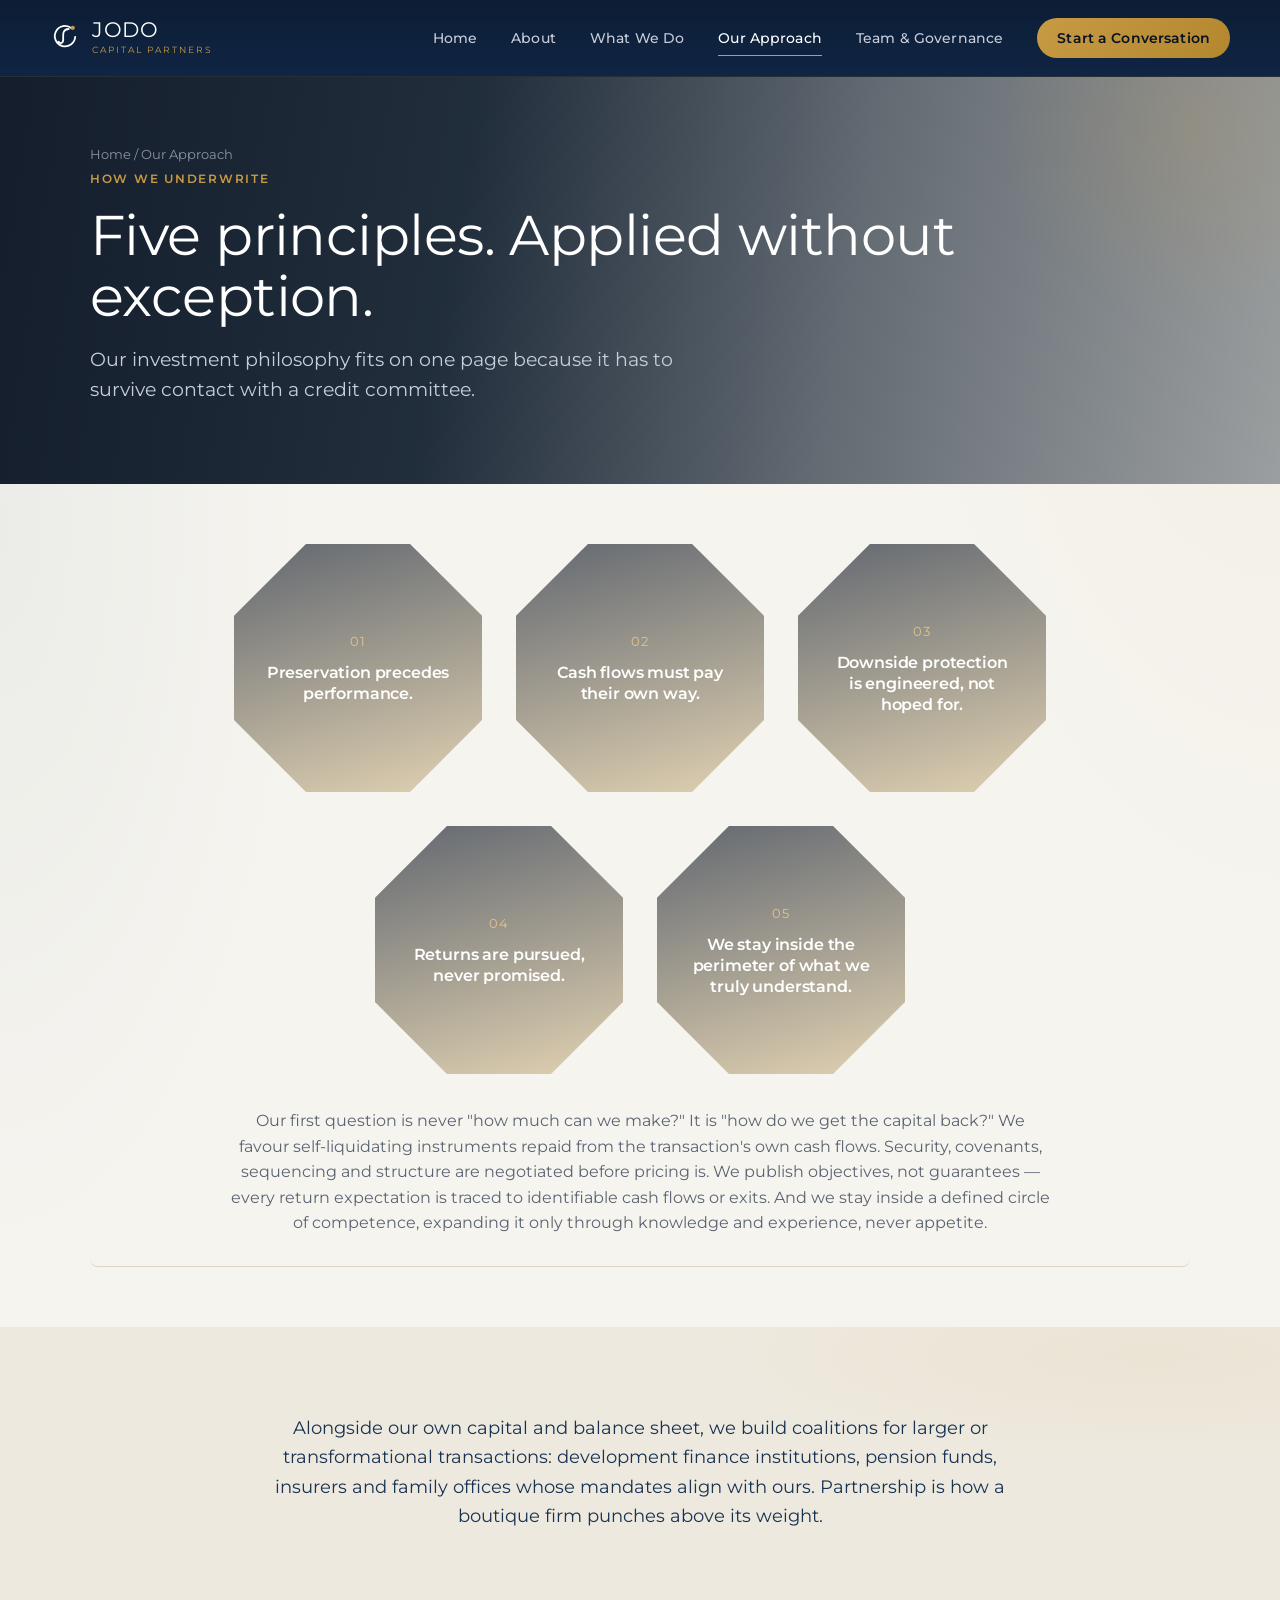
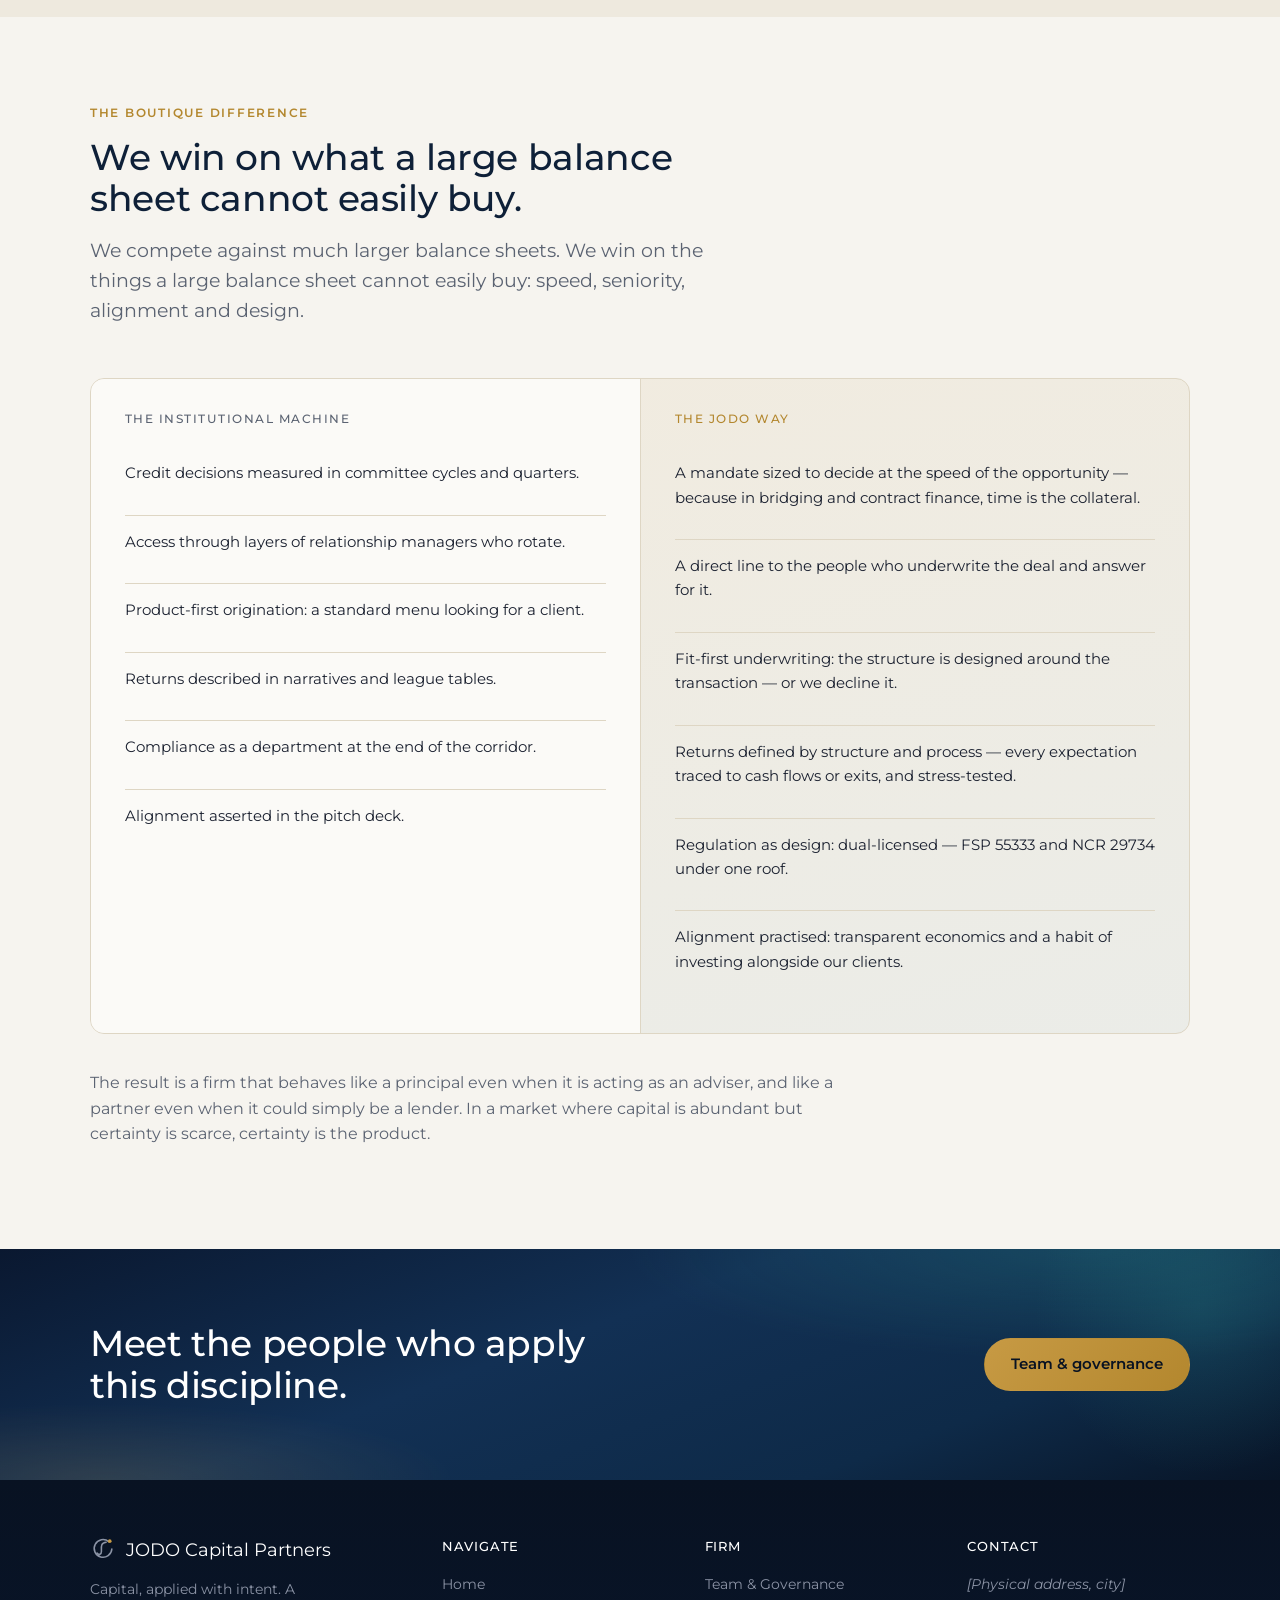
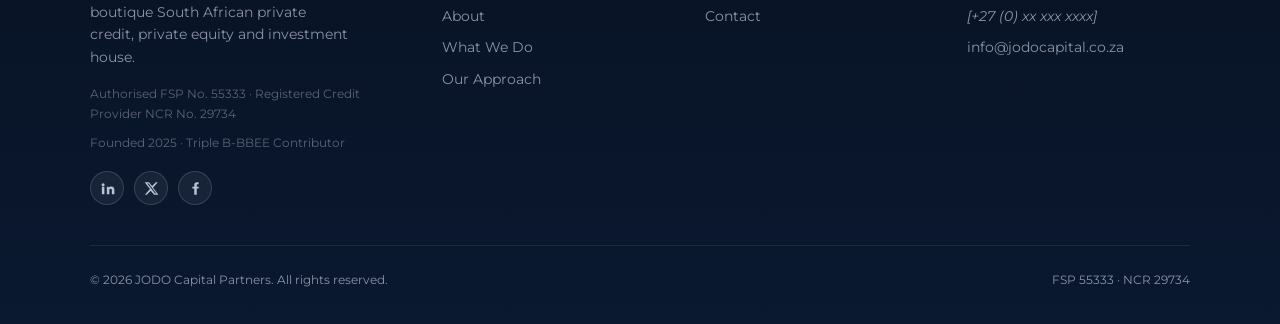
<file: frontend/approach.html>
<!DOCTYPE html>
<html lang="en">
<head>
<meta charset="UTF-8">
<meta name="viewport" content="width=device-width, initial-scale=1.0">
<title>Our Approach — JODO Capital Partners</title>
<meta name="description" content="How we underwrite: five principles applied without exception, and the boutique difference.">
<link rel="stylesheet" href="styles.css">
</head>
<body>

<header class="site">
  <div class="wrap nav-row">
    <a href="index.html" class="brand">
      <svg class="brand-mark" viewBox="0 0 100 100" xmlns="http://www.w3.org/2000/svg" aria-hidden="true">
        <path d="M 72 18 A 34 34 0 1 0 84 46" fill="none" stroke="currentColor" stroke-width="6" stroke-linecap="round"/>
        <path d="M 62 20 C 40 22 44 40 44 55 C 44 68 34 70 28 62" fill="none" stroke="currentColor" stroke-width="6" stroke-linecap="round"/>
        <circle cx="76" cy="16" r="7" fill="#C79A44"/>
      </svg>
      <span>
        <span class="brand-word">JODO</span>
        <span class="brand-sub">Capital Partners</span>
      </span>
    </a>
    <button class="nav-toggle" id="navToggle" aria-label="Toggle menu" aria-expanded="false">
      <span></span><span></span><span></span>
    </button>
    <nav class="primary" id="primaryNav">
      <a href="index.html">Home</a>
      <a href="about.html">About</a>
      <a href="services.html">What We Do</a>
      <a href="approach.html" class="current">Our Approach</a>
      <a href="team.html">Team &amp; Governance</a>
      <a href="contact.html" class="nav-cta">Start a Conversation</a>
    </nav>
  </div>
</header>

<section class="page-hero has-photo" style="background-image:url('https://images.pexels.com/photos/1753260/pexels-photo-1753260.jpeg?auto=compress&cs=tinysrgb&w=1920&h=1000&dpr=1');">
  <div class="photo-overlay"></div>
  <div class="wrap">
    <div class="breadcrumb"><a href="index.html">Home</a> / Our Approach</div>
    <span class="eyebrow">How We Underwrite</span>
    <h1>Five principles. Applied without exception.</h1>
    <p class="lede">Our investment philosophy fits on one page because it has to survive contact with a credit committee.</p>
  </div>
</section>

<section class="section-tight">
  <div class="wrap">
    <div class="octagon-row">
      <div class="octagon-tile">
        <div class="oct-bg" style="background-image:url('https://images.pexels.com/photos/2467169/pexels-photo-2467169.jpeg?auto=compress&cs=tinysrgb&w=700');"></div>
        <div class="oct-overlay"></div>
        <div class="oct-content">
          <span class="oct-num">01</span>
          <h3>Preservation precedes performance.</h3>
        </div>
      </div>
      <div class="octagon-tile">
        <div class="oct-bg" style="background-image:url('https://images.pexels.com/photos/5833864/pexels-photo-5833864.jpeg?auto=compress&cs=tinysrgb&w=700');"></div>
        <div class="oct-overlay"></div>
        <div class="oct-content">
          <span class="oct-num">02</span>
          <h3>Cash flows must pay their own way.</h3>
        </div>
      </div>
      <div class="octagon-tile">
        <div class="oct-bg" style="background-image:url('https://images.pexels.com/photos/3184286/pexels-photo-3184286.jpeg?auto=compress&cs=tinysrgb&w=700');"></div>
        <div class="oct-overlay"></div>
        <div class="oct-content">
          <span class="oct-num">03</span>
          <h3>Downside protection is engineered, not hoped for.</h3>
        </div>
      </div>
    </div>
    <div class="octagon-row">
      <div class="octagon-tile">
        <div class="oct-bg" style="background-image:url('https://images.pexels.com/photos/1753260/pexels-photo-1753260.jpeg?auto=compress&cs=tinysrgb&w=700');"></div>
        <div class="oct-overlay"></div>
        <div class="oct-content">
          <span class="oct-num">04</span>
          <h3>Returns are pursued, never promised.</h3>
        </div>
      </div>
      <div class="octagon-tile">
        <div class="oct-bg" style="background-image:url('https://images.pexels.com/photos/2497641/pexels-photo-2497641.jpeg?auto=compress&cs=tinysrgb&w=700');"></div>
        <div class="oct-overlay"></div>
        <div class="oct-content">
          <span class="oct-num">05</span>
          <h3>We stay inside the perimeter of what we truly understand.</h3>
        </div>
      </div>
    </div>
    <div class="principle" style="border-top:none; padding-top:0;">
      <div style="grid-column:1 / -1;">
        <p style="color:var(--slate); max-width:820px; margin:0 auto; text-align:center;">Our first question is never "how much can we make?" It is "how do we get the capital back?" We favour self-liquidating instruments repaid from the transaction's own cash flows. Security, covenants, sequencing and structure are negotiated before pricing is. We publish objectives, not guarantees — every return expectation is traced to identifiable cash flows or exits. And we stay inside a defined circle of competence, expanding it only through knowledge and experience, never appetite.</p>
      </div>
    </div>
  </div>
</section>

<section class="on-cream-dim">
  <div class="wrap">
    <p class="lede center" style="margin:0 auto; text-align:center; max-width:760px; font-size:1.15rem; color:var(--navy-800);">Alongside our own capital and balance sheet, we build coalitions for larger or transformational transactions: development finance institutions, pension funds, insurers and family offices whose mandates align with ours. Partnership is how a boutique firm punches above its weight.</p>
  </div>
</section>

<section>
  <div class="wrap">
    <div class="section-head">
      <span class="eyebrow">The Boutique Difference</span>
      <h2 style="margin-top:14px;">We win on what a large balance sheet cannot easily buy.</h2>
      <p class="lede" style="margin-top:16px;">We compete against much larger balance sheets. We win on the things a large balance sheet cannot easily buy: speed, seniority, alignment and design.</p>
    </div>
    <div class="compare">
      <div class="compare-col">
        <h4>The Institutional Machine</h4>
        <p class="compare-row">Credit decisions measured in committee cycles and quarters.</p>
        <p class="compare-row">Access through layers of relationship managers who rotate.</p>
        <p class="compare-row">Product-first origination: a standard menu looking for a client.</p>
        <p class="compare-row">Returns described in narratives and league tables.</p>
        <p class="compare-row">Compliance as a department at the end of the corridor.</p>
        <p class="compare-row">Alignment asserted in the pitch deck.</p>
      </div>
      <div class="compare-col jodo">
        <h4>The JODO Way</h4>
        <p class="compare-row">A mandate sized to decide at the speed of the opportunity — because in bridging and contract finance, time is the collateral.</p>
        <p class="compare-row">A direct line to the people who underwrite the deal and answer for it.</p>
        <p class="compare-row">Fit-first underwriting: the structure is designed around the transaction — or we decline it.</p>
        <p class="compare-row">Returns defined by structure and process — every expectation traced to cash flows or exits, and stress-tested.</p>
        <p class="compare-row">Regulation as design: dual-licensed — FSP 55333 and NCR 29734 under one roof.</p>
        <p class="compare-row">Alignment practised: transparent economics and a habit of investing alongside our clients.</p>
      </div>
    </div>
    <p style="margin-top:36px; max-width:780px; color:var(--slate);">The result is a firm that behaves like a principal even when it is acting as an adviser, and like a partner even when it could simply be a lender. In a market where capital is abundant but certainty is scarce, certainty is the product.</p>
  </div>
</section>

<section class="cta-band">
  <div class="wrap cta-row">
    <h2>Meet the people who apply this discipline.</h2>
    <a href="team.html" class="btn btn-gold">Team &amp; governance</a>
  </div>
</section>

<footer class="site">
  <div class="wrap">
    <div class="footer-grid">
      <div>
        <div class="footer-brand">
          <svg class="brand-mark" viewBox="0 0 100 100" xmlns="http://www.w3.org/2000/svg" aria-hidden="true">
            <path d="M 72 18 A 34 34 0 1 0 84 46" fill="none" stroke="currentColor" stroke-width="6" stroke-linecap="round"/>
            <path d="M 62 20 C 40 22 44 40 44 55 C 44 68 34 70 28 62" fill="none" stroke="currentColor" stroke-width="6" stroke-linecap="round"/>
            <circle cx="76" cy="16" r="7" fill="#C79A44"/>
          </svg>
          <span>JODO Capital Partners</span>
        </div>
        <p style="max-width:260px;">Capital, applied with intent. A boutique South African private credit, private equity and investment house.</p>
        <p style="color:#5B6372; font-size:0.78rem; margin-top:16px;">Authorised FSP No. 55333 · Registered Credit Provider NCR No. 29734</p>
        <p style="color:#5B6372; font-size:0.78rem; margin-top:6px;">Founded 2025 · Triple B-BBEE Contributor</p>
        <div class="social-row">
          <a href="#" class="social-icon" aria-label="LinkedIn">
            <svg viewBox="0 0 24 24" fill="currentColor" aria-hidden="true"><path d="M4.98 3.5a2.5 2.5 0 1 1 0 5 2.5 2.5 0 0 1 0-5zM3 9h4v12H3V9zm7 0h3.8v1.7h.05c.53-1 1.83-2.05 3.77-2.05C21.9 8.65 23 11 23 14.6V21h-4v-5.6c0-1.34-.02-3.06-1.87-3.06-1.87 0-2.16 1.46-2.16 2.96V21h-4V9z"/></svg>
          </a>
          <a href="#" class="social-icon" aria-label="X (Twitter)">
            <svg viewBox="0 0 24 24" fill="currentColor" aria-hidden="true"><path d="M18.9 2H22l-7.6 8.7L23 22h-6.9l-5.4-6.6L4.5 22H1.4l8.1-9.3L1 2h7l4.9 6.1L18.9 2zm-1.2 18h1.9L7.4 4H5.4l12.3 16z"/></svg>
          </a>
          <a href="#" class="social-icon" aria-label="Facebook">
            <svg viewBox="0 0 24 24" fill="currentColor" aria-hidden="true"><path d="M14 9V6.5c0-.83.67-1.5 1.5-1.5H17V2h-2.5A4.5 4.5 0 0 0 10 6.5V9H7v3h3v10h4V12h2.8l.7-3H14z"/></svg>
          </a>
        </div>
      </div>
      <div>
        <h4>Navigate</h4>
        <a href="index.html">Home</a>
        <a href="about.html">About</a>
        <a href="services.html">What We Do</a>
        <a href="approach.html">Our Approach</a>
      </div>
      <div>
        <h4>Firm</h4>
        <a href="team.html">Team &amp; Governance</a>
        <a href="contact.html">Contact</a>
      </div>
      <div>
        <h4>Contact</h4>
        <p class="placeholder">[Physical address, city]</p>
        <p class="placeholder">[+27 (0) xx xxx xxxx]</p>
        <p><a href="mailto:info@jodocapital.co.za">info@jodocapital.co.za</a></p>
      </div>
    </div>
    <div class="footer-bottom">
      <span>© 2026 JODO Capital Partners. All rights reserved.</span>
      <span>FSP 55333 · NCR 29734</span>
    </div>
  </div>
</footer>
<script src="script.js"></script>
</body>
</html>
</file>
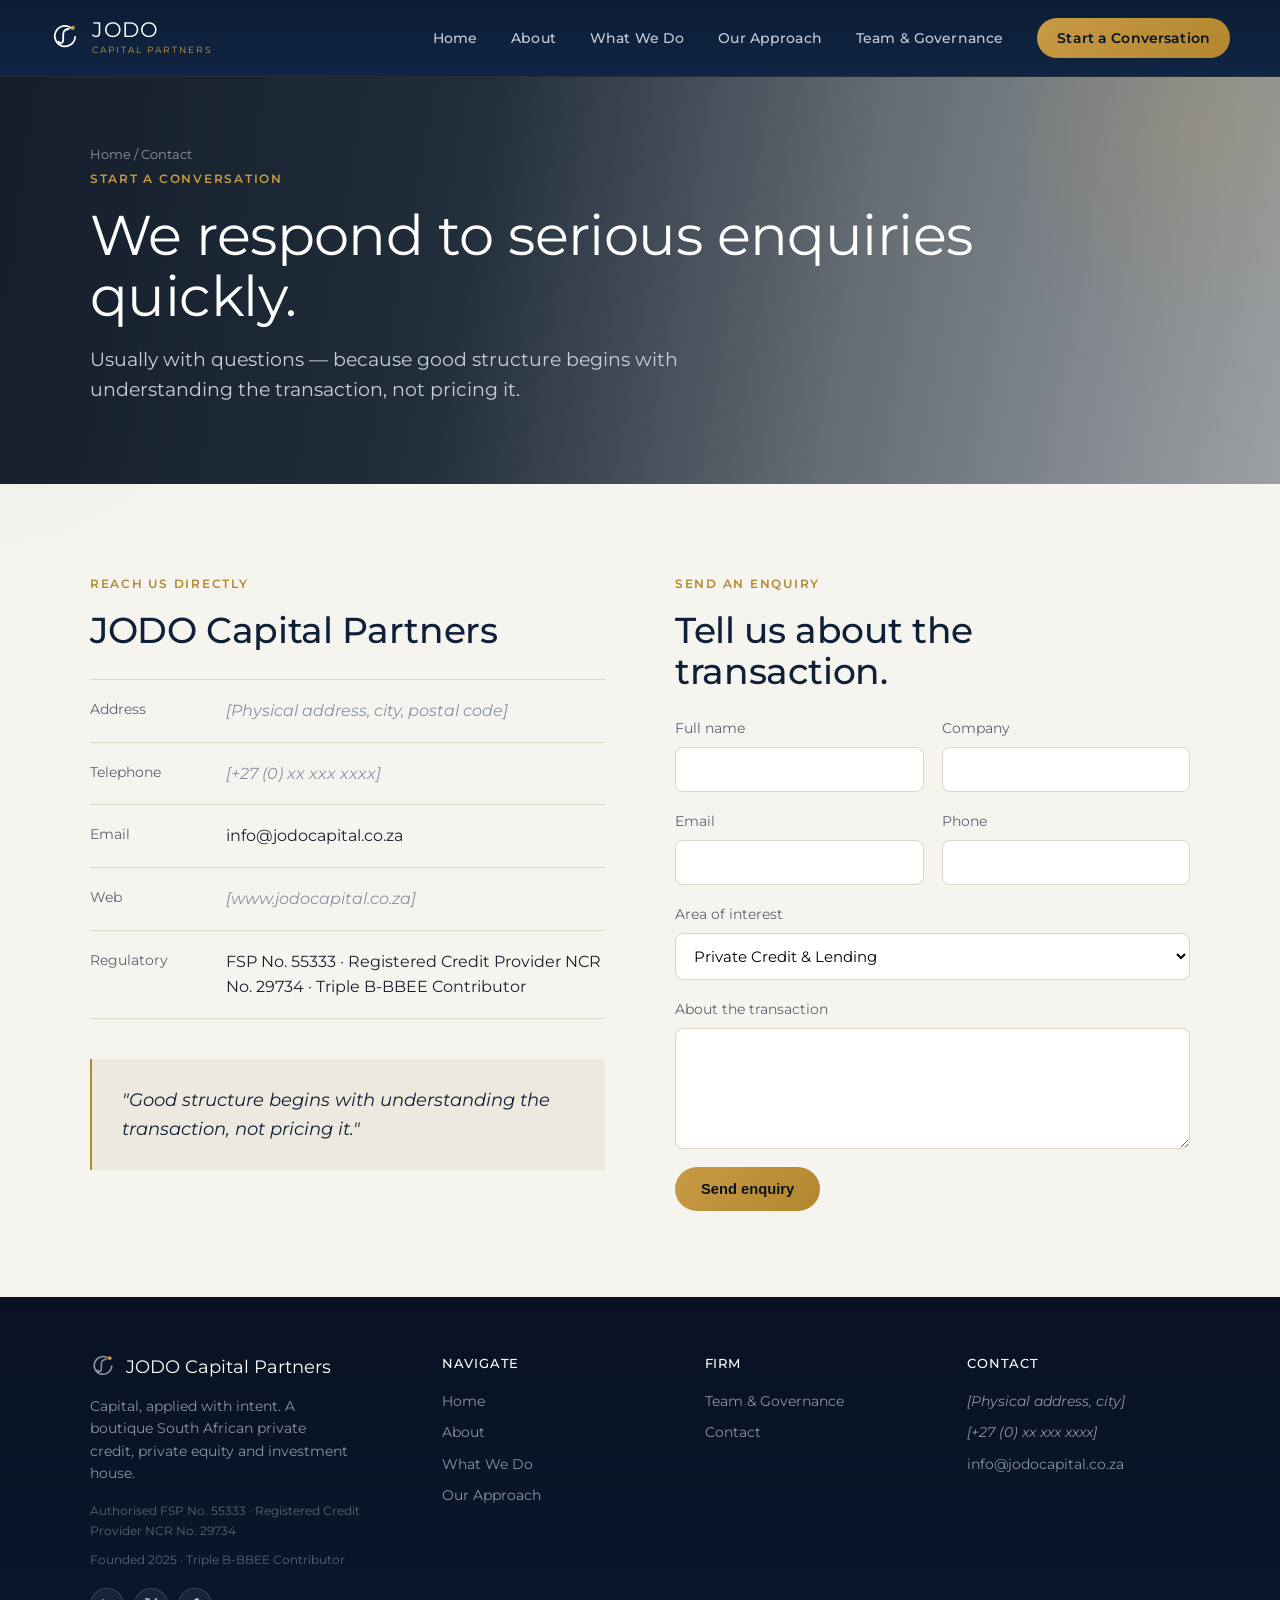
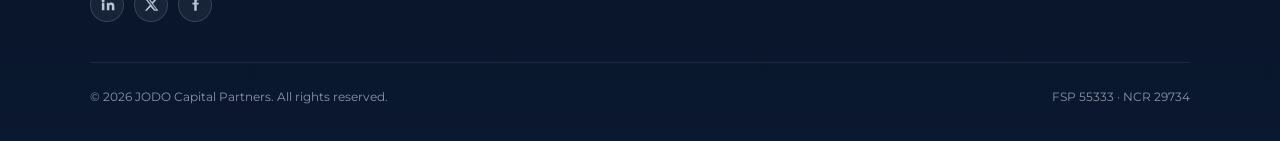
<file: frontend/contact.html>
<!DOCTYPE html>
<html lang="en">
<head>
<meta charset="UTF-8">
<meta name="viewport" content="width=device-width, initial-scale=1.0">
<title>Contact — JODO Capital Partners</title>
<meta name="description" content="Start a conversation with JODO Capital Partners. FSP No. 55333 · NCR No. 29734.">
<link rel="stylesheet" href="styles.css">
</head>
<body>

<header class="site">
  <div class="wrap nav-row">
    <a href="index.html" class="brand">
      <svg class="brand-mark" viewBox="0 0 100 100" xmlns="http://www.w3.org/2000/svg" aria-hidden="true">
        <path d="M 72 18 A 34 34 0 1 0 84 46" fill="none" stroke="currentColor" stroke-width="6" stroke-linecap="round"/>
        <path d="M 62 20 C 40 22 44 40 44 55 C 44 68 34 70 28 62" fill="none" stroke="currentColor" stroke-width="6" stroke-linecap="round"/>
        <circle cx="76" cy="16" r="7" fill="#C79A44"/>
      </svg>
      <span>
        <span class="brand-word">JODO</span>
        <span class="brand-sub">Capital Partners</span>
      </span>
    </a>
    <button class="nav-toggle" id="navToggle" aria-label="Toggle menu" aria-expanded="false">
      <span></span><span></span><span></span>
    </button>
    <nav class="primary" id="primaryNav">
      <a href="index.html">Home</a>
      <a href="about.html">About</a>
      <a href="services.html">What We Do</a>
      <a href="approach.html">Our Approach</a>
      <a href="team.html">Team &amp; Governance</a>
      <a href="contact.html" class="nav-cta current">Start a Conversation</a>
    </nav>
  </div>
</header>

<section class="page-hero has-photo" style="background-image:url('https://images.pexels.com/photos/4344860/pexels-photo-4344860.jpeg?auto=compress&cs=tinysrgb&w=1920&h=1000&dpr=1');">
  <div class="photo-overlay"></div>
  <div class="wrap">
    <div class="breadcrumb"><a href="index.html">Home</a> / Contact</div>
    <span class="eyebrow">Start a Conversation</span>
    <h1>We respond to serious enquiries quickly.</h1>
    <p class="lede">Usually with questions — because good structure begins with understanding the transaction, not pricing it.</p>
  </div>
</section>

<section>
  <div class="wrap grid-2" style="align-items:start; gap:70px;">
    <div>
      <span class="eyebrow">Reach Us Directly</span>
      <h2 style="margin-top:14px; margin-bottom:28px;">JODO Capital Partners</h2>
      <div style="border-top:1px solid var(--hairline);">
        <div style="display:grid; grid-template-columns:120px 1fr; gap:16px; padding:18px 0; border-bottom:1px solid var(--hairline);">
          <span style="color:var(--slate); font-size:0.86rem;">Address</span>
          <span class="placeholder">[Physical address, city, postal code]</span>
        </div>
        <div style="display:grid; grid-template-columns:120px 1fr; gap:16px; padding:18px 0; border-bottom:1px solid var(--hairline);">
          <span style="color:var(--slate); font-size:0.86rem;">Telephone</span>
          <span class="placeholder">[+27 (0) xx xxx xxxx]</span>
        </div>
        <div style="display:grid; grid-template-columns:120px 1fr; gap:16px; padding:18px 0; border-bottom:1px solid var(--hairline);">
          <span style="color:var(--slate); font-size:0.86rem;">Email</span>
          <span><a href="mailto:info@jodocapital.co.za">info@jodocapital.co.za</a></span>
        </div>
        <div style="display:grid; grid-template-columns:120px 1fr; gap:16px; padding:18px 0; border-bottom:1px solid var(--hairline);">
          <span style="color:var(--slate); font-size:0.86rem;">Web</span>
          <span class="placeholder">[www.jodocapital.co.za]</span>
        </div>
        <div style="display:grid; grid-template-columns:120px 1fr; gap:16px; padding:18px 0; border-bottom:1px solid var(--hairline);">
          <span style="color:var(--slate); font-size:0.86rem;">Regulatory</span>
          <span>FSP No. 55333 · Registered Credit Provider NCR No. 29734 · Triple B-BBEE Contributor</span>
        </div>
      </div>

      <div style="margin-top:40px; padding:26px 30px; background:var(--cream-dim); border-left:2px solid var(--gold-600);">
        <p style="margin:0; color:var(--navy-900); font-family:var(--serif); font-style:italic; font-size:1.15rem;">"Good structure begins with understanding the transaction, not pricing it."</p>
      </div>
    </div>

    <div>
      <span class="eyebrow">Send an Enquiry</span>
      <h2 style="margin-top:14px; margin-bottom:24px;">Tell us about the transaction.</h2>
      <form id="enquiryForm" style="display:flex; flex-direction:column; gap:18px;">
        <div style="display:grid; grid-template-columns:1fr 1fr; gap:18px;">
          <label style="display:flex; flex-direction:column; gap:8px; font-size:0.86rem; color:var(--slate);">
            Full name
            <input type="text" name="name" required style="padding:12px 14px; border:1px solid var(--hairline); background:var(--white); font-family:var(--sans); font-size:0.95rem;">
          </label>
          <label style="display:flex; flex-direction:column; gap:8px; font-size:0.86rem; color:var(--slate);">
            Company
            <input type="text" name="company" style="padding:12px 14px; border:1px solid var(--hairline); background:var(--white); font-family:var(--sans); font-size:0.95rem;">
          </label>
        </div>
        <div style="display:grid; grid-template-columns:1fr 1fr; gap:18px;">
          <label style="display:flex; flex-direction:column; gap:8px; font-size:0.86rem; color:var(--slate);">
            Email
            <input type="email" name="email" required style="padding:12px 14px; border:1px solid var(--hairline); background:var(--white); font-family:var(--sans); font-size:0.95rem;">
          </label>
          <label style="display:flex; flex-direction:column; gap:8px; font-size:0.86rem; color:var(--slate);">
            Phone
            <input type="tel" name="phone" style="padding:12px 14px; border:1px solid var(--hairline); background:var(--white); font-family:var(--sans); font-size:0.95rem;">
          </label>
        </div>
        <label style="display:flex; flex-direction:column; gap:8px; font-size:0.86rem; color:var(--slate);">
          Area of interest
          <select name="interest" style="padding:12px 14px; border:1px solid var(--hairline); background:var(--white); font-family:var(--sans); font-size:0.95rem;">
            <option>Private Credit &amp; Lending</option>
            <option>Investment Management &amp; Advisory</option>
            <option>Private Equity Funds</option>
            <option>Impact &amp; Transformation Capital</option>
            <option>Other / Not Sure</option>
          </select>
        </label>
        <label style="display:flex; flex-direction:column; gap:8px; font-size:0.86rem; color:var(--slate);">
          About the transaction
          <textarea name="message" rows="5" required style="padding:12px 14px; border:1px solid var(--hairline); background:var(--white); font-family:var(--sans); font-size:0.95rem; resize:vertical;"></textarea>
        </label>
        <button type="submit" class="btn btn-gold" style="align-self:flex-start; border:none; cursor:pointer;">Send enquiry</button>
        <p id="formNote" style="display:none; color:var(--slate); font-size:0.86rem; margin:0;">Thank you — this demo form isn't yet connected to an inbox. Please use the email address alongside until it is.</p>
      </form>
    </div>
  </div>
</section>

<footer class="site">
  <div class="wrap">
    <div class="footer-grid">
      <div>
        <div class="footer-brand">
          <svg class="brand-mark" viewBox="0 0 100 100" xmlns="http://www.w3.org/2000/svg" aria-hidden="true">
            <path d="M 72 18 A 34 34 0 1 0 84 46" fill="none" stroke="currentColor" stroke-width="6" stroke-linecap="round"/>
            <path d="M 62 20 C 40 22 44 40 44 55 C 44 68 34 70 28 62" fill="none" stroke="currentColor" stroke-width="6" stroke-linecap="round"/>
            <circle cx="76" cy="16" r="7" fill="#C79A44"/>
          </svg>
          <span>JODO Capital Partners</span>
        </div>
        <p style="max-width:260px;">Capital, applied with intent. A boutique South African private credit, private equity and investment house.</p>
        <p style="color:#5B6372; font-size:0.78rem; margin-top:16px;">Authorised FSP No. 55333 · Registered Credit Provider NCR No. 29734</p>
        <p style="color:#5B6372; font-size:0.78rem; margin-top:6px;">Founded 2025 · Triple B-BBEE Contributor</p>
        <div class="social-row">
          <a href="#" class="social-icon" aria-label="LinkedIn">
            <svg viewBox="0 0 24 24" fill="currentColor" aria-hidden="true"><path d="M4.98 3.5a2.5 2.5 0 1 1 0 5 2.5 2.5 0 0 1 0-5zM3 9h4v12H3V9zm7 0h3.8v1.7h.05c.53-1 1.83-2.05 3.77-2.05C21.9 8.65 23 11 23 14.6V21h-4v-5.6c0-1.34-.02-3.06-1.87-3.06-1.87 0-2.16 1.46-2.16 2.96V21h-4V9z"/></svg>
          </a>
          <a href="#" class="social-icon" aria-label="X (Twitter)">
            <svg viewBox="0 0 24 24" fill="currentColor" aria-hidden="true"><path d="M18.9 2H22l-7.6 8.7L23 22h-6.9l-5.4-6.6L4.5 22H1.4l8.1-9.3L1 2h7l4.9 6.1L18.9 2zm-1.2 18h1.9L7.4 4H5.4l12.3 16z"/></svg>
          </a>
          <a href="#" class="social-icon" aria-label="Facebook">
            <svg viewBox="0 0 24 24" fill="currentColor" aria-hidden="true"><path d="M14 9V6.5c0-.83.67-1.5 1.5-1.5H17V2h-2.5A4.5 4.5 0 0 0 10 6.5V9H7v3h3v10h4V12h2.8l.7-3H14z"/></svg>
          </a>
        </div>
      </div>
      <div>
        <h4>Navigate</h4>
        <a href="index.html">Home</a>
        <a href="about.html">About</a>
        <a href="services.html">What We Do</a>
        <a href="approach.html">Our Approach</a>
      </div>
      <div>
        <h4>Firm</h4>
        <a href="team.html">Team &amp; Governance</a>
        <a href="contact.html">Contact</a>
      </div>
      <div>
        <h4>Contact</h4>
        <p class="placeholder">[Physical address, city]</p>
        <p class="placeholder">[+27 (0) xx xxx xxxx]</p>
        <p><a href="mailto:info@jodocapital.co.za">info@jodocapital.co.za</a></p>
      </div>
    </div>
    <div class="footer-bottom">
      <span>© 2026 JODO Capital Partners. All rights reserved.</span>
      <span>FSP 55333 · NCR 29734</span>
    </div>
  </div>
</footer>
<script src="script.js"></script>
<script>
  document.getElementById('enquiryForm').addEventListener('submit', function(e){
    e.preventDefault();
    document.getElementById('formNote').style.display = 'block';
    this.reset();
  });
</script>
</body>
</html>
</file>
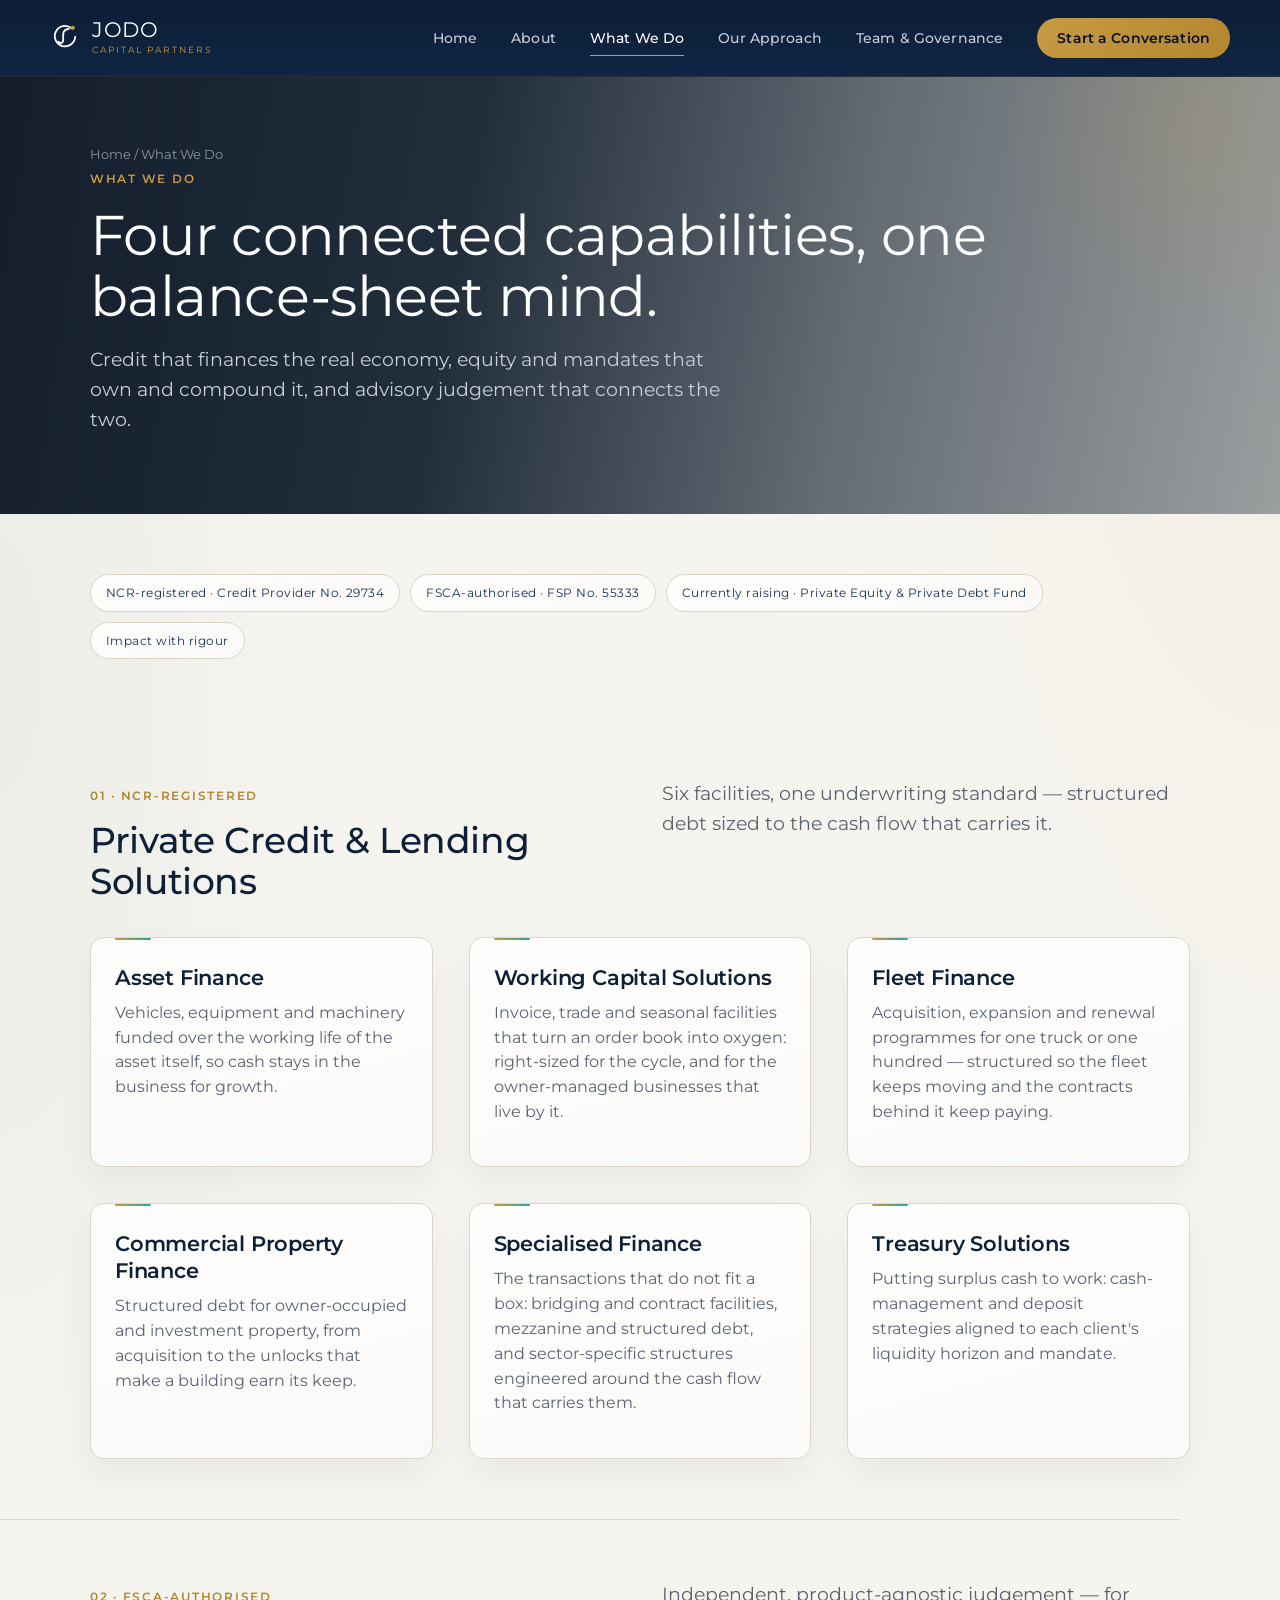
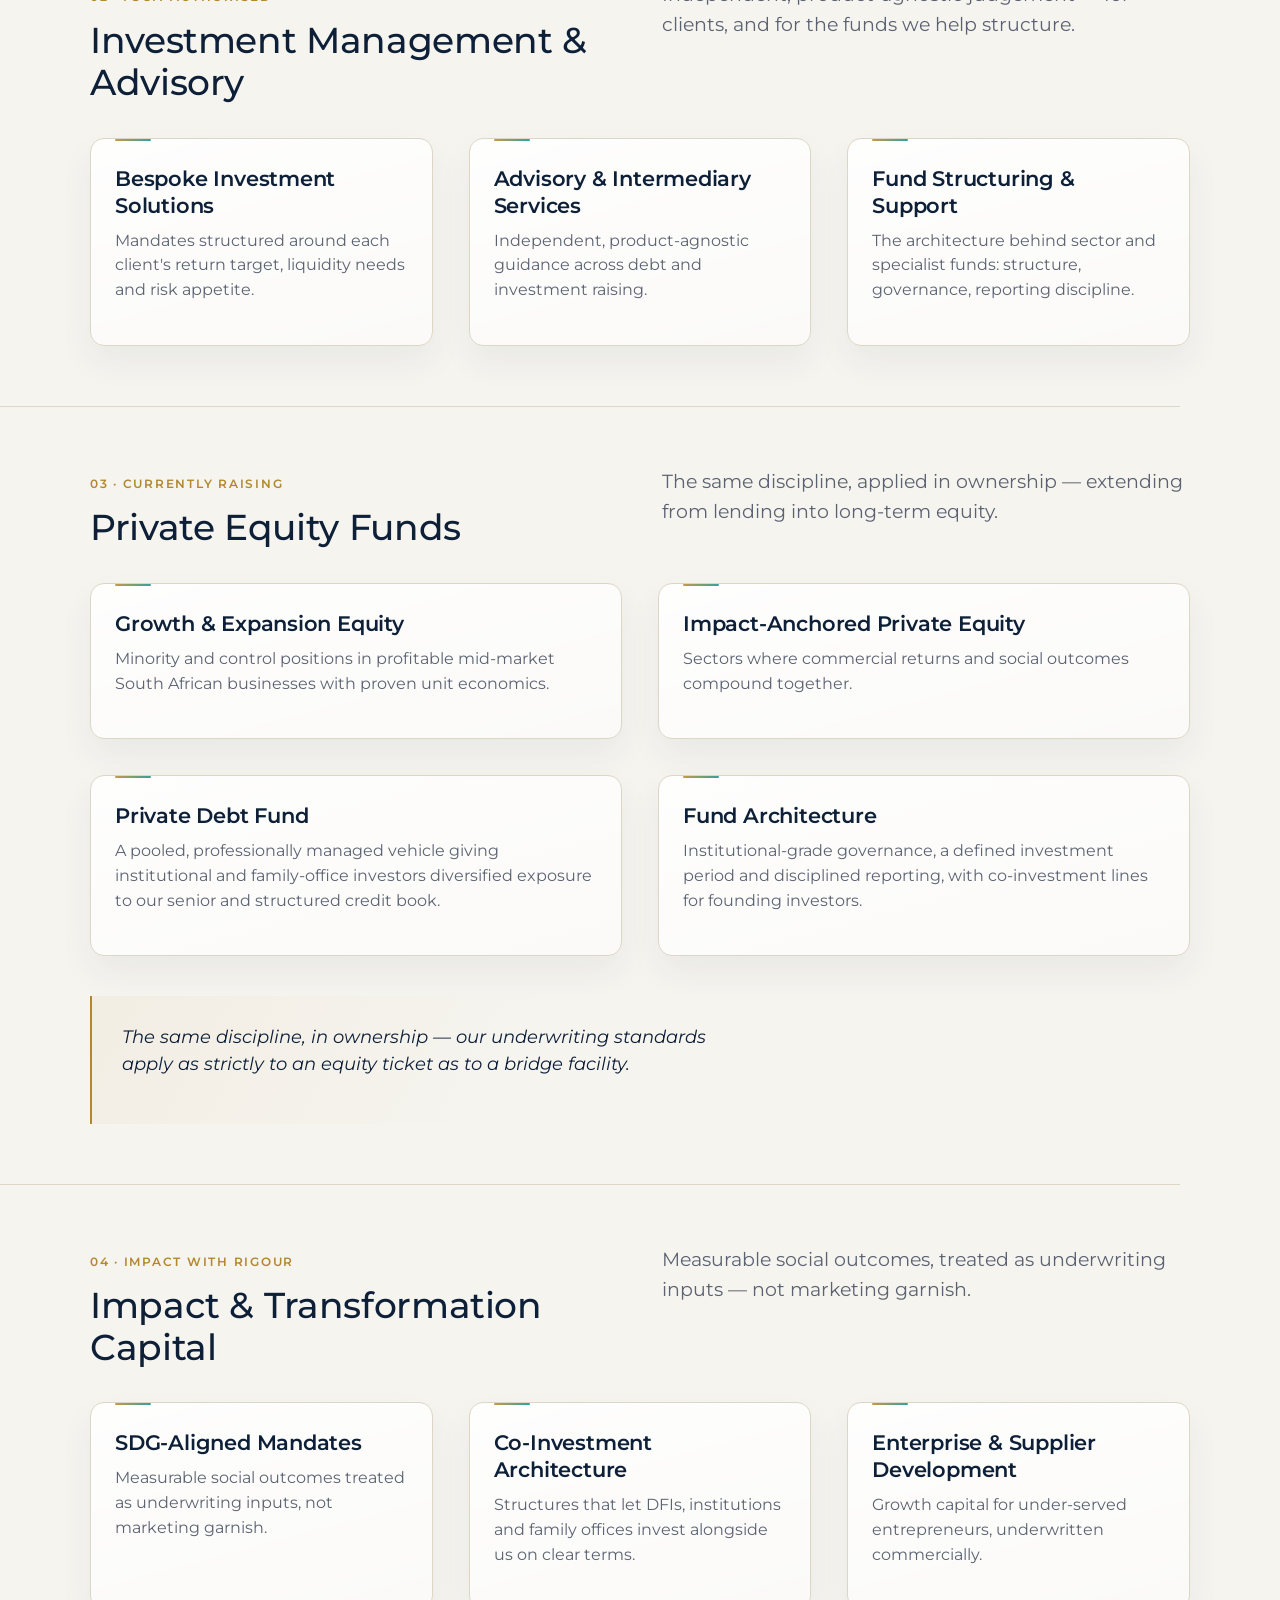
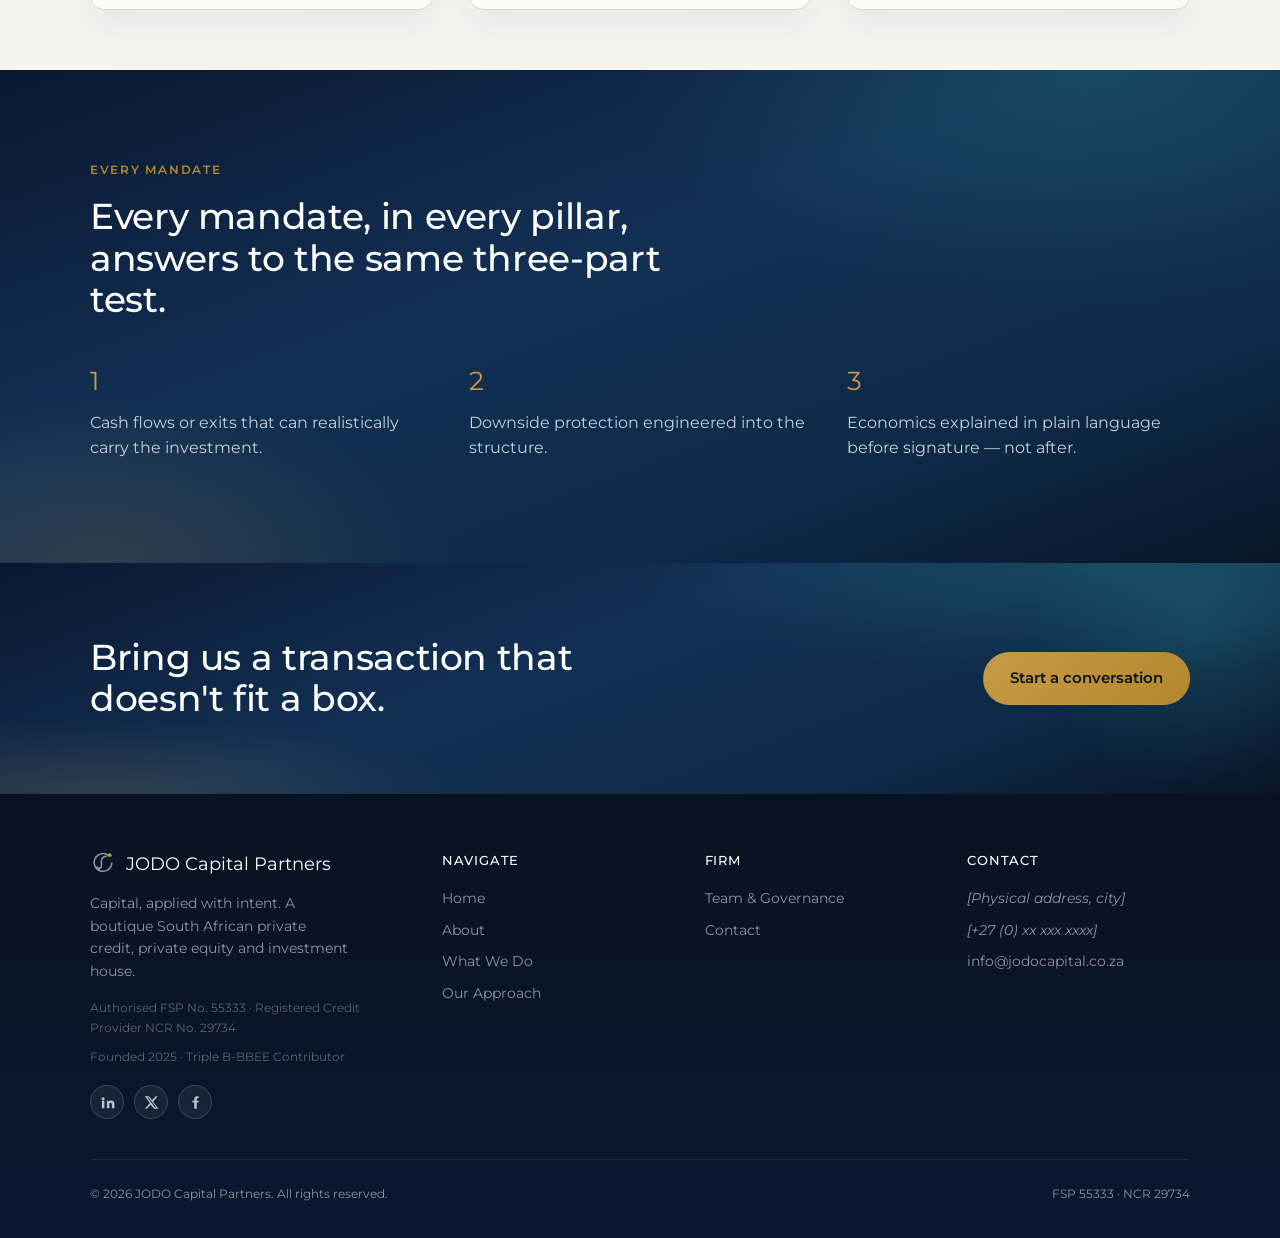
<file: frontend/services.html>
<!DOCTYPE html>
<html lang="en">
<head>
<meta charset="UTF-8">
<meta name="viewport" content="width=device-width, initial-scale=1.0">
<title>What We Do — JODO Capital Partners</title>
<meta name="description" content="Private credit and lending, investment management and advisory, private equity funds, and impact and transformation capital.">
<link rel="stylesheet" href="styles.css">
</head>
<body>

<header class="site">
  <div class="wrap nav-row">
    <a href="index.html" class="brand">
      <svg class="brand-mark" viewBox="0 0 100 100" xmlns="http://www.w3.org/2000/svg" aria-hidden="true">
        <path d="M 72 18 A 34 34 0 1 0 84 46" fill="none" stroke="currentColor" stroke-width="6" stroke-linecap="round"/>
        <path d="M 62 20 C 40 22 44 40 44 55 C 44 68 34 70 28 62" fill="none" stroke="currentColor" stroke-width="6" stroke-linecap="round"/>
        <circle cx="76" cy="16" r="7" fill="#C79A44"/>
      </svg>
      <span>
        <span class="brand-word">JODO</span>
        <span class="brand-sub">Capital Partners</span>
      </span>
    </a>
    <button class="nav-toggle" id="navToggle" aria-label="Toggle menu" aria-expanded="false">
      <span></span><span></span><span></span>
    </button>
    <nav class="primary" id="primaryNav">
      <a href="index.html">Home</a>
      <a href="about.html">About</a>
      <a href="services.html" class="current">What We Do</a>
      <a href="approach.html">Our Approach</a>
      <a href="team.html">Team &amp; Governance</a>
      <a href="contact.html" class="nav-cta">Start a Conversation</a>
    </nav>
  </div>
</header>

<section class="page-hero has-photo" style="background-image:url('https://images.pexels.com/photos/19046330/pexels-photo-19046330/free-photo-of-modern-office-building.jpeg?auto=compress&cs=tinysrgb&w=1920&h=1000&dpr=1');">
  <div class="photo-overlay"></div>
  <div class="wrap">
    <div class="breadcrumb"><a href="index.html">Home</a> / What We Do</div>
    <span class="eyebrow">What We Do</span>
    <h1>Four connected capabilities, one balance-sheet mind.</h1>
    <p class="lede">Credit that finances the real economy, equity and mandates that own and compound it, and advisory judgement that connects the two.</p>
  </div>
</section>

<section class="section-tight">
  <div class="wrap">
    <div class="badge-row" style="margin-top:0;">
      <span class="badge">NCR-registered · Credit Provider No. 29734</span>
      <span class="badge">FSCA-authorised · FSP No. 55333</span>
      <span class="badge">Currently raising · Private Equity &amp; Private Debt Fund</span>
      <span class="badge">Impact with rigour</span>
    </div>
  </div>
</section>

<section class="section-tight">
  <div class="wrap">
    <div class="grid-2" style="align-items:baseline; margin-bottom:34px;">
      <div>
        <span class="eyebrow">01 · NCR-Registered</span>
        <h2 style="margin-top:12px;">Private Credit &amp; Lending Solutions</h2>
      </div>
      <p class="lede" style="margin:0;">Six facilities, one underwriting standard — structured debt sized to the cash flow that carries it.</p>
    </div>
    <div class="grid-3">
      <div class="pillar-card">
        <h3>Asset Finance</h3>
        <p>Vehicles, equipment and machinery funded over the working life of the asset itself, so cash stays in the business for growth.</p>
      </div>
      <div class="pillar-card">
        <h3>Working Capital Solutions</h3>
        <p>Invoice, trade and seasonal facilities that turn an order book into oxygen: right-sized for the cycle, and for the owner-managed businesses that live by it.</p>
      </div>
      <div class="pillar-card">
        <h3>Fleet Finance</h3>
        <p>Acquisition, expansion and renewal programmes for one truck or one hundred — structured so the fleet keeps moving and the contracts behind it keep paying.</p>
      </div>
      <div class="pillar-card">
        <h3>Commercial Property Finance</h3>
        <p>Structured debt for owner-occupied and investment property, from acquisition to the unlocks that make a building earn its keep.</p>
      </div>
      <div class="pillar-card">
        <h3>Specialised Finance</h3>
        <p>The transactions that do not fit a box: bridging and contract facilities, mezzanine and structured debt, and sector-specific structures engineered around the cash flow that carries them.</p>
      </div>
      <div class="pillar-card">
        <h3>Treasury Solutions</h3>
        <p>Putting surplus cash to work: cash-management and deposit strategies aligned to each client's liquidity horizon and mandate.</p>
      </div>
    </div>
  </div>
</section>

<hr class="rule wrap">

<section class="section-tight">
  <div class="wrap">
    <div class="grid-2" style="align-items:baseline; margin-bottom:34px;">
      <div>
        <span class="eyebrow">02 · FSCA-Authorised</span>
        <h2 style="margin-top:12px;">Investment Management &amp; Advisory</h2>
      </div>
      <p class="lede" style="margin:0;">Independent, product-agnostic judgement — for clients, and for the funds we help structure.</p>
    </div>
    <div class="grid-3">
      <div class="pillar-card">
        <h3>Bespoke Investment Solutions</h3>
        <p>Mandates structured around each client's return target, liquidity needs and risk appetite.</p>
      </div>
      <div class="pillar-card">
        <h3>Advisory &amp; Intermediary Services</h3>
        <p>Independent, product-agnostic guidance across debt and investment raising.</p>
      </div>
      <div class="pillar-card">
        <h3>Fund Structuring &amp; Support</h3>
        <p>The architecture behind sector and specialist funds: structure, governance, reporting discipline.</p>
      </div>
    </div>
  </div>
</section>

<hr class="rule wrap">

<section class="section-tight">
  <div class="wrap">
    <div class="grid-2" style="align-items:baseline; margin-bottom:34px;">
      <div>
        <span class="eyebrow">03 · Currently Raising</span>
        <h2 style="margin-top:12px;">Private Equity Funds</h2>
      </div>
      <p class="lede" style="margin:0;">The same discipline, applied in ownership — extending from lending into long-term equity.</p>
    </div>
    <div class="grid-3 grid-2x2">
      <div class="pillar-card">
        <h3>Growth &amp; Expansion Equity</h3>
        <p>Minority and control positions in profitable mid-market South African businesses with proven unit economics.</p>
      </div>
      <div class="pillar-card">
        <h3>Impact-Anchored Private Equity</h3>
        <p>Sectors where commercial returns and social outcomes compound together.</p>
      </div>
      <div class="pillar-card">
        <h3>Private Debt Fund</h3>
        <p>A pooled, professionally managed vehicle giving institutional and family-office investors diversified exposure to our senior and structured credit book.</p>
      </div>
      <div class="pillar-card">
        <h3>Fund Architecture</h3>
        <p>Institutional-grade governance, a defined investment period and disciplined reporting, with co-investment lines for founding investors.</p>
      </div>
    </div>
    <div class="quote-block" style="margin-top:40px; max-width:700px;">
      <p style="font-size:1.15rem;">The same discipline, in ownership — our underwriting standards apply as strictly to an equity ticket as to a bridge facility.</p>
    </div>
  </div>
</section>

<hr class="rule wrap">

<section class="section-tight">
  <div class="wrap">
    <div class="grid-2" style="align-items:baseline; margin-bottom:34px;">
      <div>
        <span class="eyebrow">04 · Impact With Rigour</span>
        <h2 style="margin-top:12px;">Impact &amp; Transformation Capital</h2>
      </div>
      <p class="lede" style="margin:0;">Measurable social outcomes, treated as underwriting inputs — not marketing garnish.</p>
    </div>
    <div class="grid-3">
      <div class="pillar-card">
        <h3>SDG-Aligned Mandates</h3>
        <p>Measurable social outcomes treated as underwriting inputs, not marketing garnish.</p>
      </div>
      <div class="pillar-card">
        <h3>Co-Investment Architecture</h3>
        <p>Structures that let DFIs, institutions and family offices invest alongside us on clear terms.</p>
      </div>
      <div class="pillar-card">
        <h3>Enterprise &amp; Supplier Development</h3>
        <p>Growth capital for under-served entrepreneurs, underwritten commercially.</p>
      </div>
    </div>
  </div>
</section>

<section class="on-navy">
  <div class="wrap">
    <span class="eyebrow">Every Mandate</span>
    <h2 style="margin-top:14px; max-width:620px;">Every mandate, in every pillar, answers to the same three-part test.</h2>
    <div class="grid-3" style="margin-top:40px;">
      <div>
        <p style="color:var(--gold-500); font-family:var(--serif); font-size:1.6rem; margin-bottom:8px;">1</p>
        <p>Cash flows or exits that can realistically carry the investment.</p>
      </div>
      <div>
        <p style="color:var(--gold-500); font-family:var(--serif); font-size:1.6rem; margin-bottom:8px;">2</p>
        <p>Downside protection engineered into the structure.</p>
      </div>
      <div>
        <p style="color:var(--gold-500); font-family:var(--serif); font-size:1.6rem; margin-bottom:8px;">3</p>
        <p>Economics explained in plain language before signature — not after.</p>
      </div>
    </div>
  </div>
</section>

<section class="cta-band">
  <div class="wrap cta-row">
    <h2>Bring us a transaction that doesn't fit a box.</h2>
    <a href="contact.html" class="btn btn-gold">Start a conversation</a>
  </div>
</section>

<footer class="site">
  <div class="wrap">
    <div class="footer-grid">
      <div>
        <div class="footer-brand">
          <svg class="brand-mark" viewBox="0 0 100 100" xmlns="http://www.w3.org/2000/svg" aria-hidden="true">
            <path d="M 72 18 A 34 34 0 1 0 84 46" fill="none" stroke="currentColor" stroke-width="6" stroke-linecap="round"/>
            <path d="M 62 20 C 40 22 44 40 44 55 C 44 68 34 70 28 62" fill="none" stroke="currentColor" stroke-width="6" stroke-linecap="round"/>
            <circle cx="76" cy="16" r="7" fill="#C79A44"/>
          </svg>
          <span>JODO Capital Partners</span>
        </div>
        <p style="max-width:260px;">Capital, applied with intent. A boutique South African private credit, private equity and investment house.</p>
        <p style="color:#5B6372; font-size:0.78rem; margin-top:16px;">Authorised FSP No. 55333 · Registered Credit Provider NCR No. 29734</p>
        <p style="color:#5B6372; font-size:0.78rem; margin-top:6px;">Founded 2025 · Triple B-BBEE Contributor</p>
        <div class="social-row">
          <a href="#" class="social-icon" aria-label="LinkedIn">
            <svg viewBox="0 0 24 24" fill="currentColor" aria-hidden="true"><path d="M4.98 3.5a2.5 2.5 0 1 1 0 5 2.5 2.5 0 0 1 0-5zM3 9h4v12H3V9zm7 0h3.8v1.7h.05c.53-1 1.83-2.05 3.77-2.05C21.9 8.65 23 11 23 14.6V21h-4v-5.6c0-1.34-.02-3.06-1.87-3.06-1.87 0-2.16 1.46-2.16 2.96V21h-4V9z"/></svg>
          </a>
          <a href="#" class="social-icon" aria-label="X (Twitter)">
            <svg viewBox="0 0 24 24" fill="currentColor" aria-hidden="true"><path d="M18.9 2H22l-7.6 8.7L23 22h-6.9l-5.4-6.6L4.5 22H1.4l8.1-9.3L1 2h7l4.9 6.1L18.9 2zm-1.2 18h1.9L7.4 4H5.4l12.3 16z"/></svg>
          </a>
          <a href="#" class="social-icon" aria-label="Facebook">
            <svg viewBox="0 0 24 24" fill="currentColor" aria-hidden="true"><path d="M14 9V6.5c0-.83.67-1.5 1.5-1.5H17V2h-2.5A4.5 4.5 0 0 0 10 6.5V9H7v3h3v10h4V12h2.8l.7-3H14z"/></svg>
          </a>
        </div>
      </div>
      <div>
        <h4>Navigate</h4>
        <a href="index.html">Home</a>
        <a href="about.html">About</a>
        <a href="services.html">What We Do</a>
        <a href="approach.html">Our Approach</a>
      </div>
      <div>
        <h4>Firm</h4>
        <a href="team.html">Team &amp; Governance</a>
        <a href="contact.html">Contact</a>
      </div>
      <div>
        <h4>Contact</h4>
        <p class="placeholder">[Physical address, city]</p>
        <p class="placeholder">[+27 (0) xx xxx xxxx]</p>
        <p><a href="mailto:info@jodocapital.co.za">info@jodocapital.co.za</a></p>
      </div>
    </div>
    <div class="footer-bottom">
      <span>© 2026 JODO Capital Partners. All rights reserved.</span>
      <span>FSP 55333 · NCR 29734</span>
    </div>
  </div>
</footer>
<script src="script.js"></script>
</body>
</html>
</file>
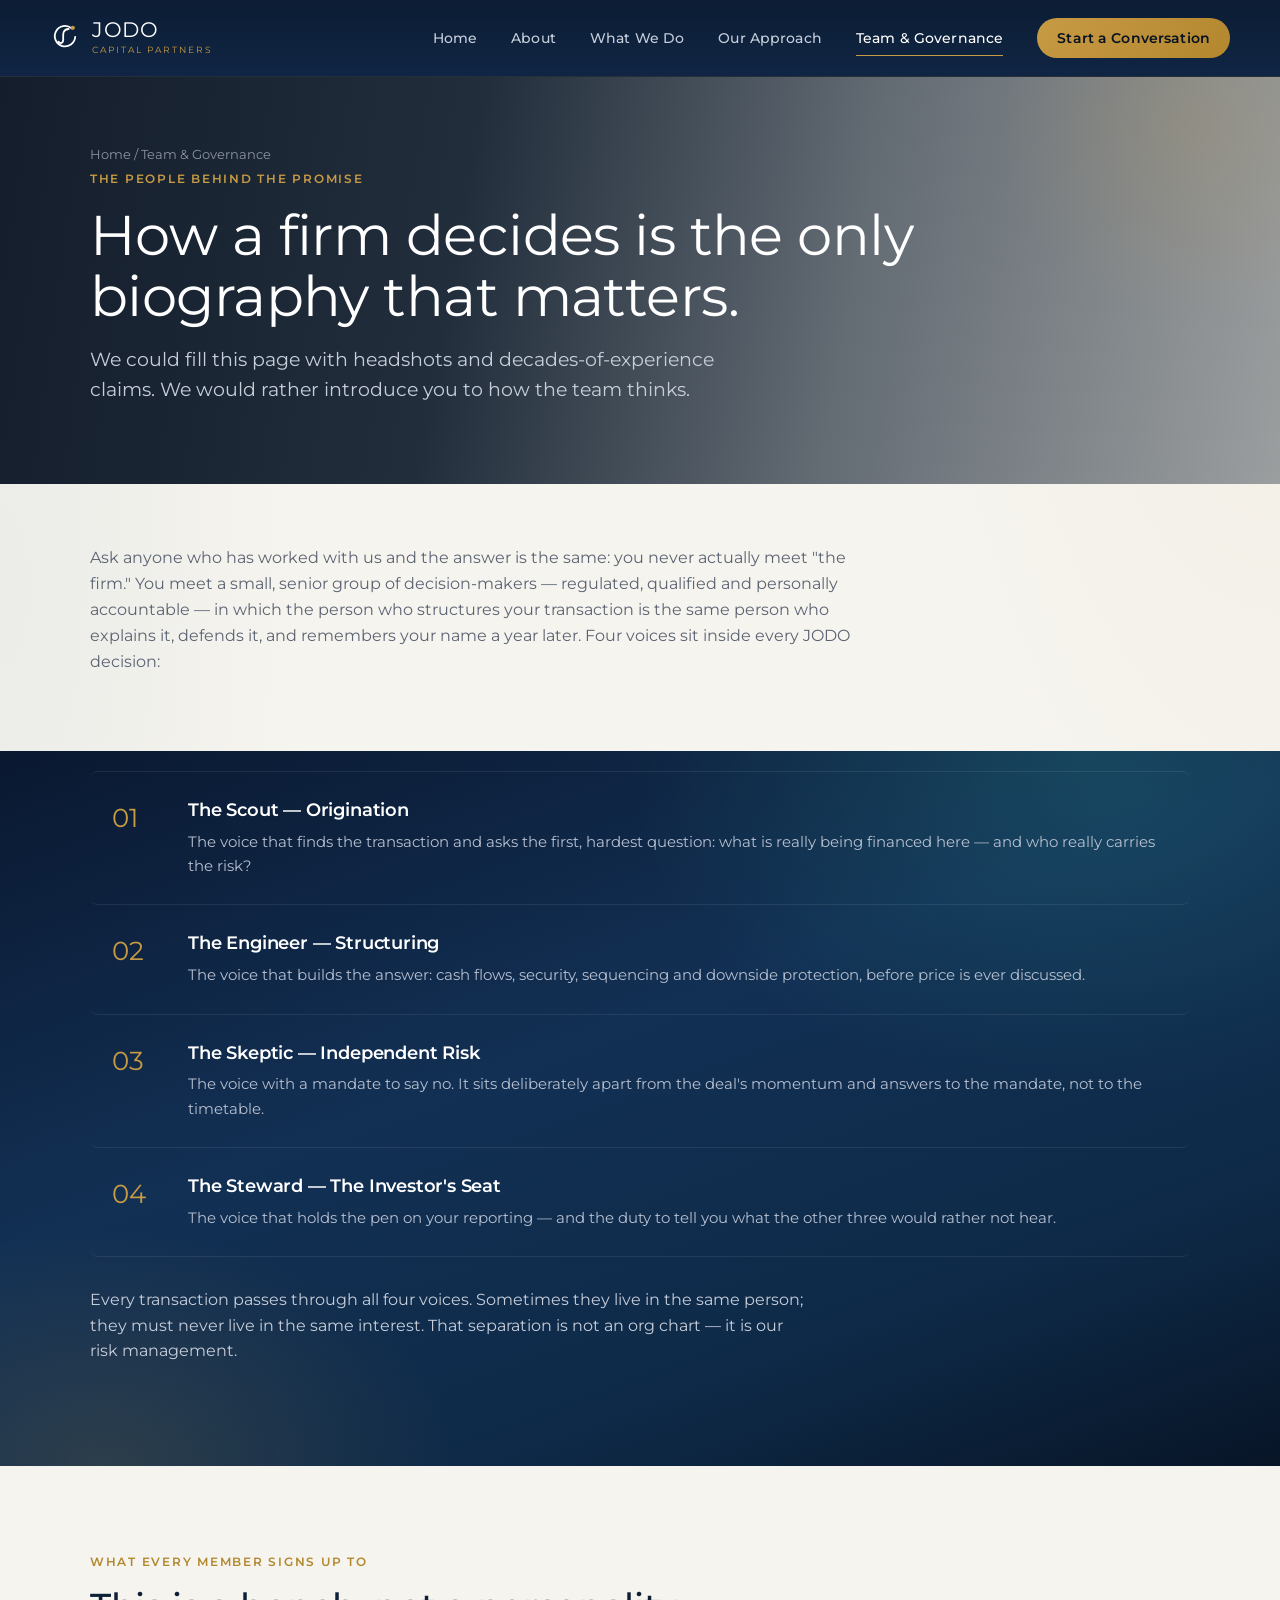
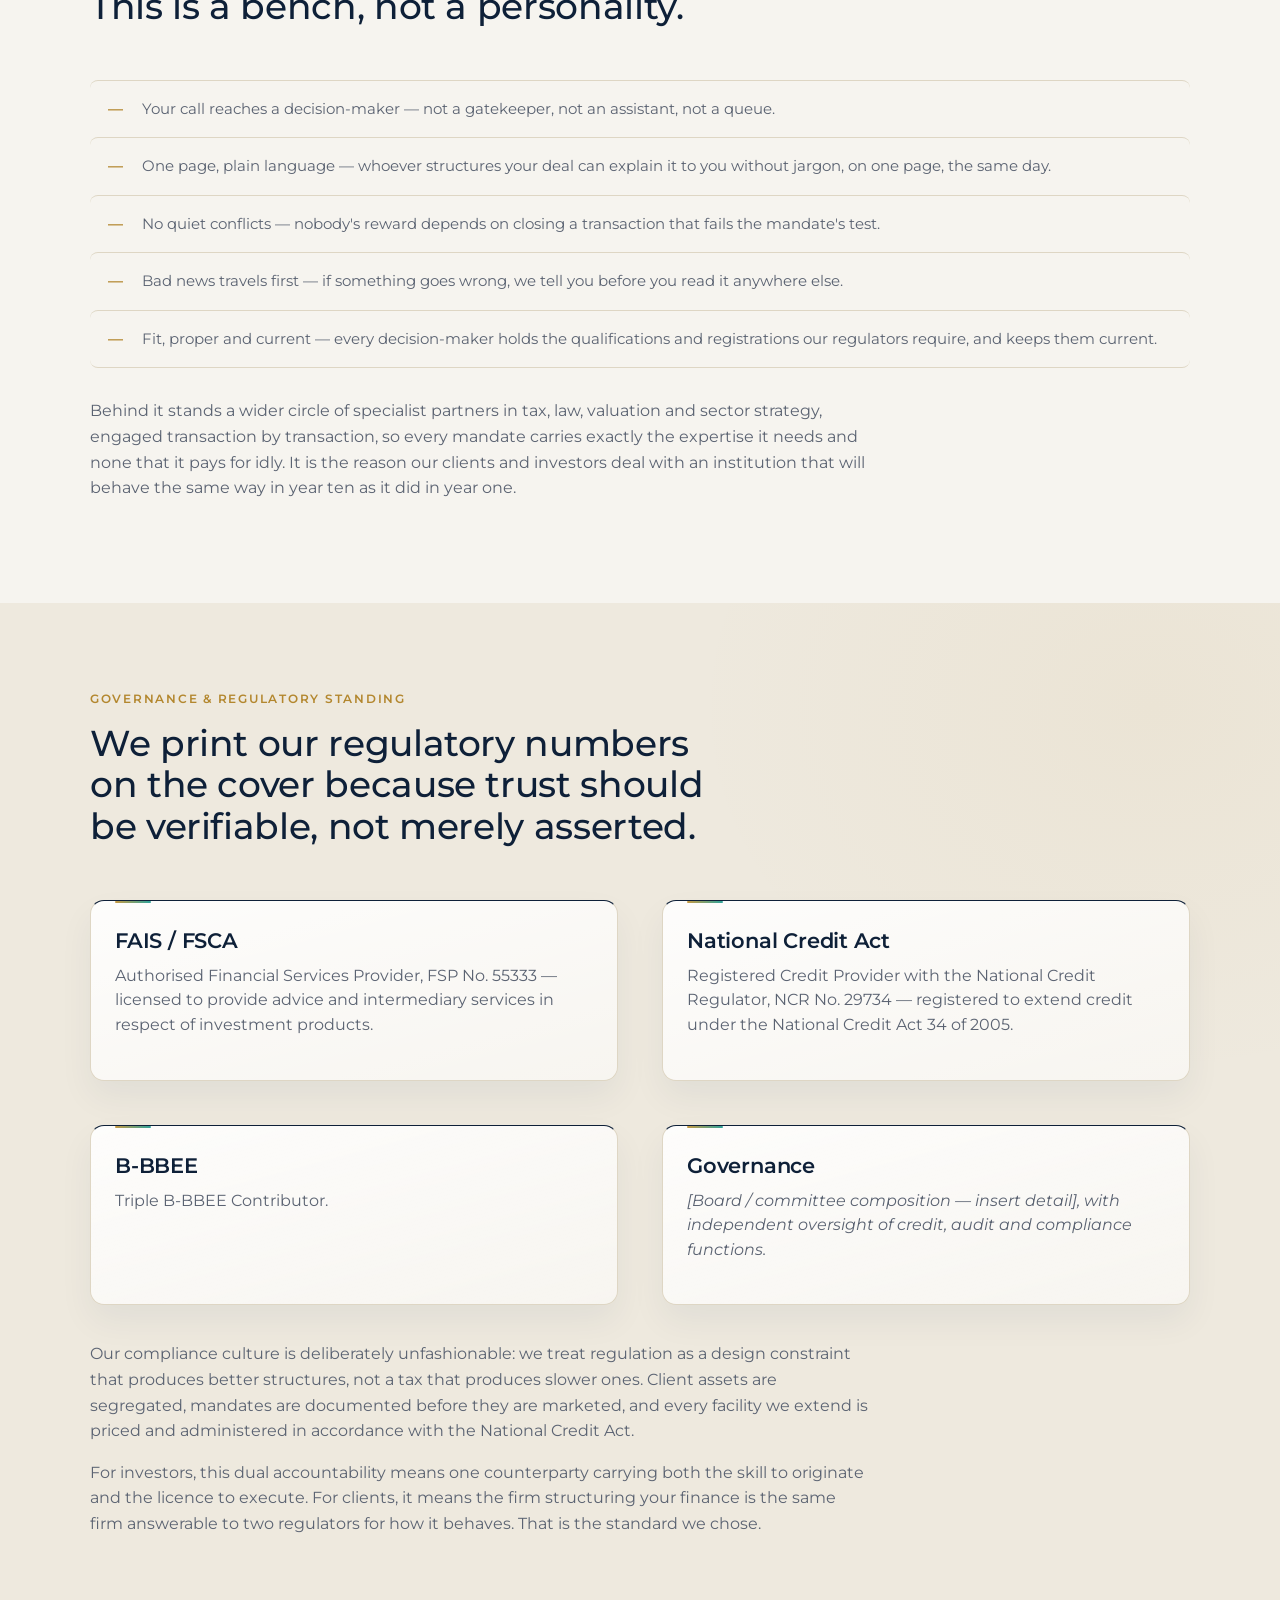
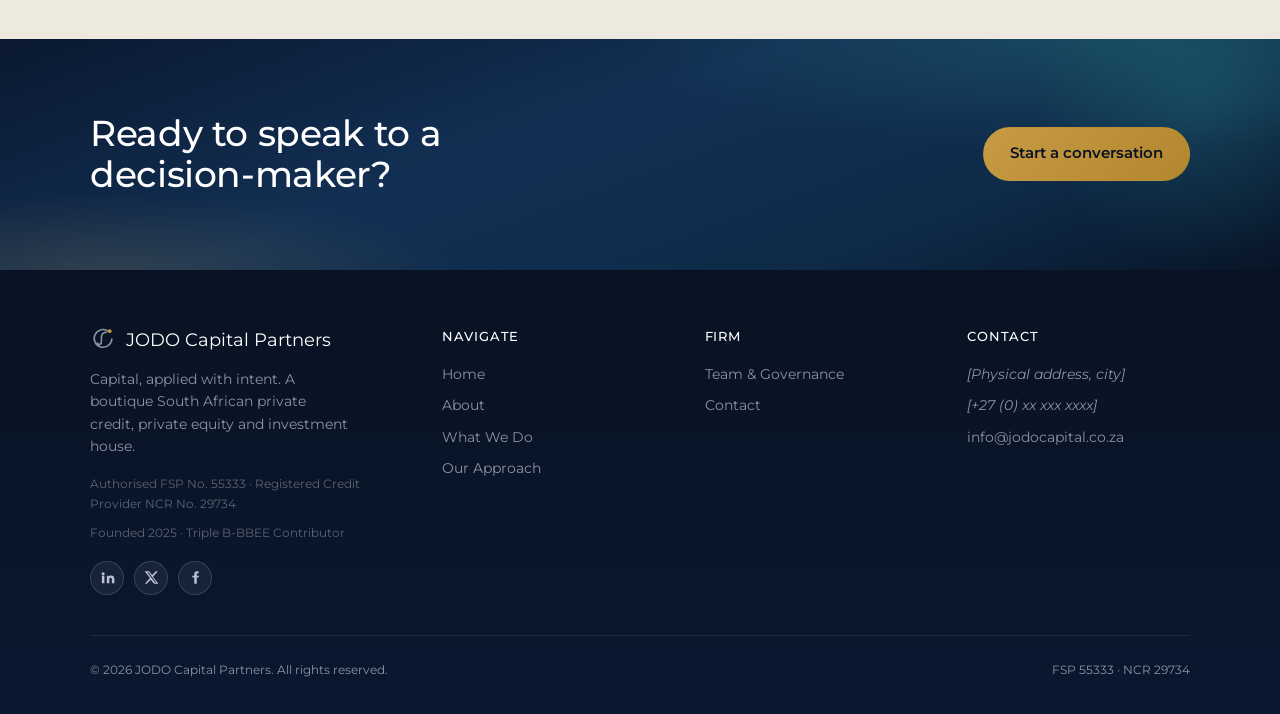
<file: frontend/team.html>
<!DOCTYPE html>
<html lang="en">
<head>
<meta charset="UTF-8">
<meta name="viewport" content="width=device-width, initial-scale=1.0">
<title>Team &amp; Governance — JODO Capital Partners</title>
<meta name="description" content="The people behind the promise, and our governance and regulatory standing — FSP 55333, NCR 29734.">
<link rel="stylesheet" href="styles.css">
</head>
<body>

<header class="site">
  <div class="wrap nav-row">
    <a href="index.html" class="brand">
      <svg class="brand-mark" viewBox="0 0 100 100" xmlns="http://www.w3.org/2000/svg" aria-hidden="true">
        <path d="M 72 18 A 34 34 0 1 0 84 46" fill="none" stroke="currentColor" stroke-width="6" stroke-linecap="round"/>
        <path d="M 62 20 C 40 22 44 40 44 55 C 44 68 34 70 28 62" fill="none" stroke="currentColor" stroke-width="6" stroke-linecap="round"/>
        <circle cx="76" cy="16" r="7" fill="#C79A44"/>
      </svg>
      <span>
        <span class="brand-word">JODO</span>
        <span class="brand-sub">Capital Partners</span>
      </span>
    </a>
    <button class="nav-toggle" id="navToggle" aria-label="Toggle menu" aria-expanded="false">
      <span></span><span></span><span></span>
    </button>
    <nav class="primary" id="primaryNav">
      <a href="index.html">Home</a>
      <a href="about.html">About</a>
      <a href="services.html">What We Do</a>
      <a href="approach.html">Our Approach</a>
      <a href="team.html" class="current">Team &amp; Governance</a>
      <a href="contact.html" class="nav-cta">Start a Conversation</a>
    </nav>
  </div>
</header>

<section class="page-hero has-photo" style="background-image:url('https://images.pexels.com/photos/3182786/pexels-photo-3182786.jpeg?auto=compress&cs=tinysrgb&w=1920&h=1000&dpr=1');">
  <div class="photo-overlay"></div>
  <div class="wrap">
    <div class="breadcrumb"><a href="index.html">Home</a> / Team &amp; Governance</div>
    <span class="eyebrow">The People Behind the Promise</span>
    <h1>How a firm decides is the only biography that matters.</h1>
    <p class="lede">We could fill this page with headshots and decades-of-experience claims. We would rather introduce you to how the team thinks.</p>
  </div>
</section>

<section class="section-tight">
  <div class="wrap">
    <p style="max-width:760px; color:var(--slate); font-size:1.02rem;">Ask anyone who has worked with us and the answer is the same: you never actually meet "the firm." You meet a small, senior group of decision-makers — regulated, qualified and personally accountable — in which the person who structures your transaction is the same person who explains it, defends it, and remembers your name a year later. Four voices sit inside every JODO decision:</p>
  </div>
</section>

<section class="on-navy" style="padding-top:20px;">
  <div class="wrap">
    <div class="voice-card">
      <span class="vnum">01</span>
      <div>
        <h3>The Scout — Origination</h3>
        <p>The voice that finds the transaction and asks the first, hardest question: what is really being financed here — and who really carries the risk?</p>
      </div>
    </div>
    <div class="voice-card">
      <span class="vnum">02</span>
      <div>
        <h3>The Engineer — Structuring</h3>
        <p>The voice that builds the answer: cash flows, security, sequencing and downside protection, before price is ever discussed.</p>
      </div>
    </div>
    <div class="voice-card">
      <span class="vnum">03</span>
      <div>
        <h3>The Skeptic — Independent Risk</h3>
        <p>The voice with a mandate to say no. It sits deliberately apart from the deal's momentum and answers to the mandate, not to the timetable.</p>
      </div>
    </div>
    <div class="voice-card">
      <span class="vnum">04</span>
      <div>
        <h3>The Steward — The Investor's Seat</h3>
        <p>The voice that holds the pen on your reporting — and the duty to tell you what the other three would rather not hear.</p>
      </div>
    </div>
    <p style="margin-top:30px; max-width:720px;">Every transaction passes through all four voices. Sometimes they live in the same person; they must never live in the same interest. That separation is not an org chart — it is our risk management.</p>
  </div>
</section>

<section>
  <div class="wrap">
    <div class="section-head">
      <span class="eyebrow">What Every Member Signs Up To</span>
      <h2 style="margin-top:14px;">This is a bench, not a personality.</h2>
    </div>
    <ul class="checklist">
      <li>Your call reaches a decision-maker — not a gatekeeper, not an assistant, not a queue.</li>
      <li>One page, plain language — whoever structures your deal can explain it to you without jargon, on one page, the same day.</li>
      <li>No quiet conflicts — nobody's reward depends on closing a transaction that fails the mandate's test.</li>
      <li>Bad news travels first — if something goes wrong, we tell you before you read it anywhere else.</li>
      <li>Fit, proper and current — every decision-maker holds the qualifications and registrations our regulators require, and keeps them current.</li>
    </ul>
    <p style="margin-top:30px; max-width:780px; color:var(--slate);">Behind it stands a wider circle of specialist partners in tax, law, valuation and sector strategy, engaged transaction by transaction, so every mandate carries exactly the expertise it needs and none that it pays for idly. It is the reason our clients and investors deal with an institution that will behave the same way in year ten as it did in year one.</p>
  </div>
</section>

<section class="on-cream-dim">
  <div class="wrap">
    <div class="section-head">
      <span class="eyebrow">Governance &amp; Regulatory Standing</span>
      <h2 style="margin-top:14px;">We print our regulatory numbers on the cover because trust should be verifiable, not merely asserted.</h2>
    </div>
    <div class="grid-2">
      <div class="pillar-card" style="border-top-color:var(--navy-900);">
        <h3>FAIS / FSCA</h3>
        <p>Authorised Financial Services Provider, FSP No. 55333 — licensed to provide advice and intermediary services in respect of investment products.</p>
      </div>
      <div class="pillar-card" style="border-top-color:var(--navy-900);">
        <h3>National Credit Act</h3>
        <p>Registered Credit Provider with the National Credit Regulator, NCR No. 29734 — registered to extend credit under the National Credit Act 34 of 2005.</p>
      </div>
      <div class="pillar-card" style="border-top-color:var(--navy-900);">
        <h3>B-BBEE</h3>
        <p>Triple B-BBEE Contributor.</p>
      </div>
      <div class="pillar-card" style="border-top-color:var(--navy-900);">
        <h3>Governance</h3>
        <p class="placeholder">[Board / committee composition — insert detail], with independent oversight of credit, audit and compliance functions.</p>
      </div>
    </div>
    <p style="margin-top:36px; max-width:780px; color:var(--slate);">Our compliance culture is deliberately unfashionable: we treat regulation as a design constraint that produces better structures, not a tax that produces slower ones. Client assets are segregated, mandates are documented before they are marketed, and every facility we extend is priced and administered in accordance with the National Credit Act.</p>
    <p style="max-width:780px; color:var(--slate);">For investors, this dual accountability means one counterparty carrying both the skill to originate and the licence to execute. For clients, it means the firm structuring your finance is the same firm answerable to two regulators for how it behaves. That is the standard we chose.</p>
  </div>
</section>

<section class="cta-band">
  <div class="wrap cta-row">
    <h2>Ready to speak to a decision-maker?</h2>
    <a href="contact.html" class="btn btn-gold">Start a conversation</a>
  </div>
</section>

<footer class="site">
  <div class="wrap">
    <div class="footer-grid">
      <div>
        <div class="footer-brand">
          <svg class="brand-mark" viewBox="0 0 100 100" xmlns="http://www.w3.org/2000/svg" aria-hidden="true">
            <path d="M 72 18 A 34 34 0 1 0 84 46" fill="none" stroke="currentColor" stroke-width="6" stroke-linecap="round"/>
            <path d="M 62 20 C 40 22 44 40 44 55 C 44 68 34 70 28 62" fill="none" stroke="currentColor" stroke-width="6" stroke-linecap="round"/>
            <circle cx="76" cy="16" r="7" fill="#C79A44"/>
          </svg>
          <span>JODO Capital Partners</span>
        </div>
        <p style="max-width:260px;">Capital, applied with intent. A boutique South African private credit, private equity and investment house.</p>
        <p style="color:#5B6372; font-size:0.78rem; margin-top:16px;">Authorised FSP No. 55333 · Registered Credit Provider NCR No. 29734</p>
        <p style="color:#5B6372; font-size:0.78rem; margin-top:6px;">Founded 2025 · Triple B-BBEE Contributor</p>
        <div class="social-row">
          <a href="#" class="social-icon" aria-label="LinkedIn">
            <svg viewBox="0 0 24 24" fill="currentColor" aria-hidden="true"><path d="M4.98 3.5a2.5 2.5 0 1 1 0 5 2.5 2.5 0 0 1 0-5zM3 9h4v12H3V9zm7 0h3.8v1.7h.05c.53-1 1.83-2.05 3.77-2.05C21.9 8.65 23 11 23 14.6V21h-4v-5.6c0-1.34-.02-3.06-1.87-3.06-1.87 0-2.16 1.46-2.16 2.96V21h-4V9z"/></svg>
          </a>
          <a href="#" class="social-icon" aria-label="X (Twitter)">
            <svg viewBox="0 0 24 24" fill="currentColor" aria-hidden="true"><path d="M18.9 2H22l-7.6 8.7L23 22h-6.9l-5.4-6.6L4.5 22H1.4l8.1-9.3L1 2h7l4.9 6.1L18.9 2zm-1.2 18h1.9L7.4 4H5.4l12.3 16z"/></svg>
          </a>
          <a href="#" class="social-icon" aria-label="Facebook">
            <svg viewBox="0 0 24 24" fill="currentColor" aria-hidden="true"><path d="M14 9V6.5c0-.83.67-1.5 1.5-1.5H17V2h-2.5A4.5 4.5 0 0 0 10 6.5V9H7v3h3v10h4V12h2.8l.7-3H14z"/></svg>
          </a>
        </div>
      </div>
      <div>
        <h4>Navigate</h4>
        <a href="index.html">Home</a>
        <a href="about.html">About</a>
        <a href="services.html">What We Do</a>
        <a href="approach.html">Our Approach</a>
      </div>
      <div>
        <h4>Firm</h4>
        <a href="team.html">Team &amp; Governance</a>
        <a href="contact.html">Contact</a>
      </div>
      <div>
        <h4>Contact</h4>
        <p class="placeholder">[Physical address, city]</p>
        <p class="placeholder">[+27 (0) xx xxx xxxx]</p>
        <p><a href="mailto:info@jodocapital.co.za">info@jodocapital.co.za</a></p>
      </div>
    </div>
    <div class="footer-bottom">
      <span>© 2026 JODO Capital Partners. All rights reserved.</span>
      <span>FSP 55333 · NCR 29734</span>
    </div>
  </div>
</footer>
<script src="script.js"></script>
</body>
</html>
</file>
<file: frontend/styles.css>
@import url('https://fonts.googleapis.com/css2?family=Montserrat:wght@300;400;500;600;700&display=swap');

:root{
  --navy-950:#081222;
  --navy-900:#0E2038;
  --navy-800:#173252;
  --navy-700:#224268;
  --teal-600:#1E5B63;
  --teal-glow:#2FA39B;
  --gold-600:#B3872E;
  --gold-500:#C79A44;
  --gold-300:#E3C387;
  --cream:#F6F4EF;
  --cream-dim:#EEE9DE;
  --white:#FFFFFF;
  --ink:#1B2130;
  --slate:#5B6372;
  --slate-light:#8A93A3;
  --hairline:#DED6C4;
  --hairline-dark:#28405F;
  --serif: 'Montserrat', -apple-system, BlinkMacSystemFont, 'Segoe UI', sans-serif;
  --sans: 'Montserrat', -apple-system, BlinkMacSystemFont, 'Segoe UI', sans-serif;
  --maxw: 1180px;
  --radius-sm: 8px;
  --radius: 14px;
  --radius-lg: 22px;
  --navy-mesh:
    radial-gradient(60% 80% at 85% 0%, rgba(47,163,155,0.22), transparent 60%),
    radial-gradient(50% 60% at 8% 100%, rgba(199,154,68,0.16), transparent 55%),
    linear-gradient(160deg, #0A1830 0%, #123054 42%, #0E2A48 75%, #081527 100%);
}

*{box-sizing:border-box;}
html{scroll-behavior:smooth;}
body{
  margin:0;
  background:
    radial-gradient(55% 45% at 100% 0%, rgba(179,135,46,0.06), transparent 60%),
    radial-gradient(40% 35% at 0% 15%, rgba(30,91,99,0.05), transparent 60%),
    var(--cream);
  color:var(--ink);
  font-family:var(--sans);
  font-size:16px;
  line-height:1.6;
  -webkit-font-smoothing:antialiased;
}

img{max-width:100%;display:block;}
a{color:inherit;text-decoration:none;}
.wrap{max-width:var(--maxw); margin:0 auto; padding:0 40px; position:relative;}

@media (max-width:720px){
  .wrap{padding:0 22px;}
}

/* ---------- Typography ---------- */
h1,h2,h3,h4{
  font-family:var(--serif);
  font-weight:500;
  color:var(--navy-900);
  margin:0;
  letter-spacing:-0.01em;
}
h1{font-size:clamp(2.4rem, 4.4vw, 3.6rem); line-height:1.08; font-weight:400;}
h2{font-size:clamp(1.7rem, 2.8vw, 2.3rem); line-height:1.16; font-weight:500;}
h3{font-size:1.3rem; line-height:1.3; font-weight:600;}
p{margin:0 0 1em 0; color:var(--ink);}
.lede{font-size:1.18rem; color:var(--slate); font-weight:400; line-height:1.6; max-width:640px;}
.eyebrow{
  font-family:var(--sans);
  font-size:0.78rem;
  font-weight:600;
  letter-spacing:0.14em;
  color:var(--gold-600);
  text-transform:uppercase;
}
.serif-italic{font-family:var(--serif); font-style:italic; font-weight:400;}

/* ---------- Header / Nav ---------- */
header.site{
  background:linear-gradient(180deg, #0C1D34, #102544);
  position:sticky; top:0; z-index:50;
  border-bottom:1px solid rgba(199,154,68,0.14);
  backdrop-filter:blur(10px);
}
.nav-row{
  display:flex; align-items:center; justify-content:space-between;
  padding:18px 0;
}
.brand{
  display:flex; align-items:center; gap:12px;
  color:var(--white);
}
.brand-mark{
  width:30px; height:30px; flex:0 0 auto;
}
.brand-word{
  font-family:var(--serif);
  font-size:1.32rem;
  letter-spacing:0.03em;
  color:var(--white);
  line-height:1;
  display:block;
}
.brand-sub{
  display:block;
  font-family:var(--sans);
  font-size:0.56rem;
  letter-spacing:0.22em;
  color:var(--gold-500);
  margin-top:3px;
  text-transform:uppercase;
}
nav.primary{
  display:flex; align-items:center; gap:34px;
}
nav.primary a{
  font-size:0.86rem;
  color:#C7CEDA;
  font-weight:500;
  letter-spacing:0.01em;
  padding:6px 0;
  border-bottom:1px solid transparent;
  transition:color .15s ease, border-color .15s ease;
}
nav.primary a:hover{color:var(--white); border-color:var(--gold-500);}
nav.primary a.current{color:var(--white); border-color:var(--gold-500);}
.nav-cta{
  background:linear-gradient(135deg, var(--gold-500), var(--gold-600));
  color:var(--navy-950) !important;
  padding:9px 20px !important;
  border-radius:100px;
  font-weight:600 !important;
  border:none !important;
}
.nav-cta:hover{background:linear-gradient(135deg, var(--gold-600), var(--gold-600));}
.nav-toggle{display:none;}

@media (max-width:900px){
  nav.primary{
    position:fixed; top:64px; left:0; right:0; bottom:0;
    height:calc(100vh - 64px); height:calc(100dvh - 64px);
    background:var(--navy-900); overflow-y:auto;
    flex-direction:column; align-items:flex-start; gap:0;
    padding:12px 22px 30px; transform:translateY(-8px);
    opacity:0; pointer-events:none; transition:opacity .18s ease, transform .18s ease;
    border-top:1px solid var(--hairline-dark);
    z-index:60;
  }
  nav.primary.open{opacity:1; pointer-events:auto; transform:translateY(0);}
  nav.primary a{width:100%; padding:14px 0; border-bottom:1px solid var(--hairline-dark);}
  nav.primary a.current, nav.primary a:hover{border-color:var(--hairline-dark); }
  .nav-cta{margin-top:14px; text-align:center;}
  .nav-toggle{
    display:flex; flex-direction:column; gap:5px; background:none; border:none; cursor:pointer; padding:8px;
  }
  .nav-toggle span{width:22px; height:2px; background:var(--white); display:block;}
}

/* ---------- Buttons ---------- */
.btn{
  display:inline-flex; align-items:center; gap:10px;
  font-size:0.92rem; font-weight:600;
  padding:14px 26px;
  border-radius:100px;
  border:1px solid var(--navy-900);
  transition:transform .15s ease, box-shadow .15s ease, background .15s ease, color .15s ease, border-color .15s ease;
}
.btn-gold{
  background:linear-gradient(135deg, var(--gold-500), var(--gold-600));
  color:var(--navy-950); border-color:transparent;
}
.btn-gold:hover{background:linear-gradient(135deg, var(--gold-600), var(--gold-600));}
.btn-outline{background:transparent; color:var(--navy-900); border-color:var(--navy-900);}
.btn-outline:hover{background:var(--navy-900); color:var(--white);}
.btn-outline-light{background:rgba(255,255,255,0.05); color:var(--white); border-color:rgba(255,255,255,0.28); backdrop-filter:blur(6px);}
.btn-outline-light:hover{background:rgba(255,255,255,0.12);}

/* ---------- Hero ---------- */
.hero{
  background:var(--navy-mesh);
  color:var(--white);
  padding:96px 0 84px;
  position:relative;
  overflow:hidden;
}
.hero::after{
  content:"";
  position:absolute; right:-140px; top:-180px;
  width:560px; height:560px;
  border-radius:50%;
  background:radial-gradient(circle, rgba(199,154,68,0.16), transparent 68%);
  filter:blur(4px);
}
.hero::before{
  content:"";
  position:absolute; left:-160px; bottom:-220px;
  width:520px; height:520px;
  border-radius:50%;
  background:radial-gradient(circle, rgba(47,163,155,0.16), transparent 68%);
}
.hero-grid{
  display:grid; grid-template-columns:1.4fr 1fr; gap:56px; align-items:center;
  position:relative; z-index:1;
}
.hero h1{color:var(--white); margin-bottom:22px;}
.hero .lede{color:#C7CEDA; margin-bottom:34px;}
.credential-strip{
  display:flex; flex-wrap:wrap; gap:10px; margin-top:38px;
}
.credential-strip span{
  font-size:0.74rem; letter-spacing:0.05em; color:#B9C2D4;
  border:1px solid rgba(255,255,255,0.14);
  background:rgba(255,255,255,0.04);
  backdrop-filter:blur(6px);
  padding:8px 14px; border-radius:100px;
}

/* ---------- Dashboard mockup panel (hero) ---------- */
.hero-panel{
  position:relative; z-index:1;
  background:linear-gradient(160deg, rgba(255,255,255,0.07), rgba(255,255,255,0.02));
  border:1px solid rgba(255,255,255,0.12);
  border-radius:var(--radius-lg);
  padding:22px;
  backdrop-filter:blur(18px);
  box-shadow:0 30px 70px rgba(3,10,22,0.45);
}
.hero-panel-head{display:flex; align-items:center; justify-content:space-between; margin-bottom:18px;}
.hero-panel-head .dot-row{display:flex; gap:6px;}
.hero-panel-head .dot-row span{width:7px; height:7px; border-radius:50%; background:rgba(255,255,255,0.18); display:block;}
.hero-panel-head .tag{font-size:0.68rem; letter-spacing:0.08em; color:var(--gold-300); text-transform:uppercase;}
.hero-stat-row{display:grid; grid-template-columns:1fr 1fr; gap:12px; margin-bottom:18px;}
.hero-stat{
  background:rgba(255,255,255,0.045);
  border:1px solid rgba(255,255,255,0.08);
  border-radius:var(--radius-sm);
  padding:14px 16px;
}
.hero-stat .lbl{font-size:0.72rem; color:#9FAAC0; margin-bottom:6px;}
.hero-stat .val{font-family:var(--serif); font-size:1.3rem; color:var(--white);}
.hero-stat .val.gold{color:var(--gold-300);}
.hero-chart{
  background:rgba(255,255,255,0.04);
  border:1px solid rgba(255,255,255,0.08);
  border-radius:var(--radius-sm);
  padding:16px;
}
.hero-chart .lbl{font-size:0.72rem; color:#9FAAC0; margin-bottom:10px;}
.hero-photo-frame{
  position:relative; z-index:1;
  border-radius:var(--radius-lg);
  overflow:hidden;
  aspect-ratio:4/5;
  box-shadow:0 30px 70px rgba(3,10,22,0.5);
  margin-left:-64px;
}
.hero-photo-frame img{
  width:100%; height:100%; object-fit:cover; object-position:left center; display:block;
  -webkit-mask-image:linear-gradient(90deg, transparent 0%, #000 22%);
  mask-image:linear-gradient(90deg, transparent 0%, #000 22%);
}
.hero-photo-tag{
  position:absolute; left:20px; bottom:20px; z-index:1;
  background:rgba(8,18,34,0.72);
  border:1px solid rgba(255,255,255,0.14);
  backdrop-filter:blur(8px);
  border-radius:var(--radius-sm);
  padding:12px 16px;
  display:flex; flex-direction:column; gap:4px;
}
.hero-photo-tag .lbl{font-size:0.72rem; color:#B9C2D4;}
.hero-photo-tag .val{font-family:var(--serif); font-size:1.05rem; color:var(--white);}
.hero-photo-tag .val.gold{color:var(--gold-300);}
@media (max-width:840px){.hero-photo-frame{margin-left:0; aspect-ratio:16/10;} .hero-photo-frame img{mask-image:none; -webkit-mask-image:none; object-position:center;}}

.hero-badge-float{
  position:absolute; right:-14px; bottom:-18px;
  background:linear-gradient(135deg, rgba(199,154,68,0.95), rgba(179,135,46,0.95));
  color:var(--navy-950);
  border-radius:var(--radius);
  padding:12px 16px;
  box-shadow:0 18px 34px rgba(179,135,46,0.35);
  font-size:0.76rem; font-weight:600;
  display:flex; align-items:center; gap:8px;
}
@media (max-width:520px){.hero-badge-float{position:static; margin-top:14px; width:fit-content;}}

@media (max-width:840px){
  .hero-grid{grid-template-columns:1fr;}
  .hero{padding:56px 0 48px;}
}
@media (max-width:520px){
  .hero{padding:44px 0 40px;}
  .page-hero{padding:48px 0 40px;}
}

/* ---------- Photo hero treatment (used on hero + page-hero) ---------- */
.has-photo{background-size:cover; background-position:center; position:relative;}
.has-photo .photo-overlay{
  position:absolute; inset:0; z-index:0;
  background:
    linear-gradient(100deg, rgba(8,18,34,0.95) 0%, rgba(10,24,40,0.90) 36%, rgba(10,24,40,0.62) 66%, rgba(10,24,40,0.38) 100%);
}
.has-photo .hero-grid, .has-photo .wrap{position:relative; z-index:1;}

.hero-icon-row{display:flex; gap:14px; margin:28px 0 6px;}
.hero-icon{
  width:54px; height:54px; border-radius:14px;
  display:flex; align-items:center; justify-content:center;
  background:rgba(255,255,255,0.08); border:1px solid rgba(255,255,255,0.2);
  backdrop-filter:blur(6px); color:var(--gold-300); flex:0 0 auto;
}
.hero-icon.active{
  background:linear-gradient(135deg, var(--gold-500), var(--gold-600));
  color:var(--navy-950); border-color:transparent;
  box-shadow:0 12px 26px rgba(179,135,46,0.35);
}
.hero-icon svg{width:24px; height:24px;}

/* ---------- Solution / capability cards with photos ---------- */
.solution-card{
  border-radius:var(--radius); overflow:hidden;
  background:var(--white);
  border:1px solid var(--hairline);
  box-shadow:0 16px 34px rgba(23,50,82,0.08);
  display:flex; flex-direction:column;
}
.solution-card .photo{position:relative; aspect-ratio:4/3; overflow:hidden; background:var(--navy-900);}
.solution-card .photo img{width:100%; height:100%; object-fit:cover; display:block; transition:transform .4s ease;}
.solution-card:hover .photo img{transform:scale(1.05);}
.solution-card .icon-badge{
  position:absolute; right:18px; bottom:-22px;
  width:52px; height:52px; border-radius:50%;
  background:linear-gradient(135deg, var(--gold-500), var(--gold-600));
  display:flex; align-items:center; justify-content:center;
  color:var(--navy-950);
  box-shadow:0 10px 22px rgba(179,135,46,0.35);
  border:3px solid var(--white);
}
.solution-card .icon-badge svg{width:22px; height:22px;}
.solution-card .body{padding:36px 24px 26px;}
.solution-card .index{font-family:var(--serif); font-size:0.9rem; color:var(--gold-600); display:block; margin-bottom:10px;}
.solution-card h3{margin-bottom:10px; font-size:1.18rem;}
.solution-card p{color:var(--slate); font-size:0.94rem; margin-bottom:16px;}
.solution-card .card-link{font-size:0.84rem; font-weight:600; color:var(--navy-900); display:inline-flex; align-items:center; gap:6px;}
.solution-card .card-link:hover{color:var(--gold-600);}

.photo-frame{border-radius:var(--radius-lg); overflow:hidden; box-shadow:0 24px 54px rgba(23,50,82,0.16); border:1px solid var(--hairline);}
.photo-frame img{width:100%; height:100%; object-fit:cover; display:block;}

/* ---------- Octagon info tiles (blurred photo background) ---------- */
.octagon-row{display:flex; justify-content:center; flex-wrap:wrap; gap:34px; margin-bottom:34px;}
.octagon-row:last-child{margin-bottom:0;}
.octagon-tile{
  position:relative;
  width:248px; height:248px; flex:0 0 auto;
  clip-path:polygon(29% 0%, 71% 0%, 100% 29%, 100% 71%, 71% 100%, 29% 100%, 0% 71%, 0% 29%);
  display:flex; align-items:center; justify-content:center;
  text-align:center;
  transition:transform .2s ease;
}
.octagon-tile:hover{transform:translateY(-4px);}
.octagon-tile .oct-bg{
  position:absolute; inset:-12px;
  background-size:cover; background-position:center;
  filter:blur(3px) brightness(0.5) saturate(1.05);
  transform:scale(1.08);
  transition:filter .3s ease, transform .3s ease;
}
.octagon-tile:hover .oct-bg{filter:blur(1.5px) brightness(0.58) saturate(1.1); transform:scale(1.13);}
.octagon-tile .oct-overlay{
  position:absolute; inset:0;
  background:linear-gradient(165deg, rgba(8,18,34,0.62), rgba(179,135,46,0.32));
}
.octagon-tile .oct-content{position:relative; z-index:1; padding:0 32px; color:var(--white);}
.octagon-tile .oct-num{font-family:var(--serif); font-size:0.82rem; color:var(--gold-300); letter-spacing:0.08em; display:block; margin-bottom:10px;}
.octagon-tile h3{color:var(--white); font-size:1.02rem; line-height:1.3; margin-bottom:0;}
@media (max-width:900px){.octagon-tile{width:210px; height:210px;} .octagon-tile h3{font-size:0.92rem;}}
@media (max-width:640px){
  .octagon-row{gap:14px; row-gap:14px;}
  .octagon-tile{width:min(40vw,168px); height:min(40vw,168px);}
  .octagon-tile .oct-content{padding:0 16px;}
  .octagon-tile h3{font-size:0.78rem;}
  .octagon-tile .oct-num{font-size:0.72rem; margin-bottom:6px;}
}
@media (max-width:360px){
  .octagon-tile{width:min(40vw,140px); height:min(40vw,140px);}
  .octagon-tile h3{font-size:0.7rem;}
}

/* ---------- Section scaffolding ---------- */
section{padding:86px 0;}
.section-tight{padding:60px 0;}
.section-head{max-width:640px; margin-bottom:52px;}
.section-head .eyebrow{margin-bottom:14px; display:block;}
.rule{height:1px; background:var(--hairline); border:none; margin:0;}
.on-navy{background:var(--navy-mesh); color:var(--white); position:relative; overflow:hidden;}
.on-navy h1,.on-navy h2,.on-navy h3{color:var(--white);}
.on-navy p{color:#C7CEDA;}
.on-navy .rule{background:var(--hairline-dark);}
.on-cream-dim{
  background:
    radial-gradient(60% 60% at 90% 10%, rgba(179,135,46,0.05), transparent 60%),
    var(--cream-dim);
}

/* ---------- Cards / grids ---------- */
.grid-2{display:grid; grid-template-columns:1fr 1fr; gap:44px;}
.grid-3{display:grid; grid-template-columns:repeat(3,1fr); gap:36px;}
.grid-4{display:grid; grid-template-columns:repeat(4,1fr); gap:30px;}
@media (min-width:901px){.grid-3.grid-2x2{grid-template-columns:repeat(2,1fr);}}
@media (max-width:900px){
  .grid-2,.grid-3,.grid-4{grid-template-columns:1fr;}
}
@media (max-width:720px){
  .grid-4-mobile-2up{grid-template-columns:1fr 1fr; gap:16px;}
  .grid-4-mobile-2up .solution-card .body{padding:20px 16px 18px;}
  .grid-4-mobile-2up .solution-card h3{font-size:1rem;}
  .grid-4-mobile-2up .solution-card p{font-size:0.86rem; margin-bottom:10px;}
  .grid-4-mobile-2up .solution-card .icon-badge{width:40px; height:40px; right:12px; bottom:-18px;}
  .grid-4-mobile-2up .solution-card .icon-badge svg{width:18px; height:18px;}
}

.pillar-card{
  padding:26px 24px;
  background:linear-gradient(165deg, rgba(255,255,255,0.9), rgba(255,255,255,0.55));
  border:1px solid var(--hairline);
  border-radius:var(--radius);
  box-shadow:0 16px 34px rgba(23,50,82,0.06);
  position:relative;
}
.pillar-card::before{
  content:"";
  position:absolute; left:24px; top:0; height:2px; width:36px;
  background:linear-gradient(90deg, var(--gold-500), var(--teal-glow));
  border-radius:2px;
}
.pillar-card .index{
  font-family:var(--serif); font-size:0.95rem; color:var(--gold-600); margin-bottom:14px; display:block;
}
.pillar-card h3{margin-bottom:10px;}
.pillar-card p{color:var(--slate); font-size:0.97rem;}
.pillar-card ul{margin:14px 0 0; padding-left:18px; color:var(--slate); font-size:0.94rem;}
.pillar-card ul li{margin-bottom:6px;}

.principle{
  display:grid; grid-template-columns:64px 1fr; gap:22px;
  padding:30px 22px;
  border-bottom:1px solid var(--hairline);
  border-radius:var(--radius-sm);
  transition:background .15s ease;
}
.principle:hover{background:rgba(179,135,46,0.04);}
.principle:first-of-type{border-top:1px solid var(--hairline);}
.principle .pnum{font-family:var(--serif); font-size:1.9rem; color:var(--gold-600); font-weight:400;}
.principle h3{margin-bottom:8px;}
.principle p{color:var(--slate); margin:0;}

.value-card{
  padding:24px;
  background:linear-gradient(165deg, rgba(255,255,255,0.85), rgba(255,255,255,0.4));
  border:1px solid var(--hairline);
  border-radius:var(--radius);
}
.value-card h3{margin-bottom:8px;}
.value-card .tag{font-family:var(--serif); font-style:italic; color:var(--gold-600); font-size:1.05rem; display:block; margin-bottom:10px;}
.value-card p{color:var(--slate); font-size:0.96rem;}

.compare{
  display:grid; grid-template-columns:1fr 1fr; gap:0;
  border:1px solid var(--hairline);
  border-radius:var(--radius);
  overflow:hidden;
}
.compare-col{padding:30px 34px; background:rgba(255,255,255,0.55);}
.compare-col.jodo{background:linear-gradient(165deg, rgba(179,135,46,0.08), rgba(30,91,99,0.05));}
.compare-col + .compare-col{border-left:1px solid var(--hairline);}
.compare-col h4{font-family:var(--sans); font-size:0.78rem; letter-spacing:0.12em; text-transform:uppercase; color:var(--slate); margin-bottom:18px;}
.compare-col.jodo h4{color:var(--gold-600);}
.compare-row{padding:14px 0; border-top:1px solid var(--hairline); font-size:0.95rem;}
.compare-col p.compare-row:first-of-type{border-top:none;}
@media (max-width:760px){
  .compare{grid-template-columns:1fr;}
  .compare-col + .compare-col{border-left:none; border-top:1px solid var(--hairline);}
}

.quote-block{
  border-left:2px solid var(--gold-600);
  padding:28px 30px;
  margin:0;
  background:linear-gradient(120deg, rgba(179,135,46,0.06), transparent 60%);
  border-radius:0 var(--radius) var(--radius) 0;
}
.quote-block p{
  font-family:var(--serif); font-weight:400; font-style:italic;
  font-size:1.5rem; line-height:1.45; color:var(--navy-900);
}
.on-navy .quote-block{background:rgba(255,255,255,0.05); border-left-color:var(--gold-500);}
.on-navy .quote-block p{color:var(--white);}
.quote-block cite{font-style:normal; font-size:0.86rem; color:var(--slate-light); display:block; margin-top:16px;}

.voice-card{
  display:grid; grid-template-columns:56px 1fr; gap:20px;
  padding:26px 22px; border-bottom:1px solid rgba(255,255,255,0.08);
  border-radius:var(--radius-sm);
  transition:background .15s ease;
}
.voice-card:hover{background:rgba(255,255,255,0.035);}
.voice-card:first-of-type{border-top:1px solid rgba(255,255,255,0.08);}
.voice-card .vnum{font-family:var(--serif); font-size:1.6rem; color:var(--gold-500);}
.voice-card h3{color:var(--white); margin-bottom:8px; font-size:1.15rem;}
.voice-card p{color:#B7BFCF; margin:0; font-size:0.95rem;}

.checklist{list-style:none; margin:0; padding:0;}
.checklist li{
  display:grid; grid-template-columns:20px 1fr; gap:14px;
  padding:16px 18px; border-top:1px solid var(--hairline); font-size:0.96rem; color:var(--slate);
  border-radius:var(--radius-sm);
}
.checklist li:last-child{border-bottom:1px solid var(--hairline);}
.checklist li::before{content:"—"; color:var(--gold-600); font-weight:600;}

.badge-row{display:flex; flex-wrap:wrap; gap:10px; margin-top:22px;}
.badge{
  font-size:0.76rem; letter-spacing:0.04em; color:var(--navy-800);
  border:1px solid var(--hairline); padding:8px 15px;
  background:linear-gradient(135deg, rgba(255,255,255,0.9), rgba(255,255,255,0.55));
  border-radius:100px;
}

.stat-strip{
  display:grid; grid-template-columns:repeat(4,1fr);
  border-top:1px solid rgba(255,255,255,0.1);
  border-bottom:1px solid rgba(255,255,255,0.1);
}
.stat-strip .stat{padding:30px 34px; border-left:1px solid rgba(255,255,255,0.1);}
.stat-strip .stat:first-child{border-left:none;}
.stat .num{font-family:var(--serif); font-size:1.7rem; color:var(--gold-500);}
.stat .cap{font-size:0.82rem; color:#9FAAC0; margin-top:8px;}
@media (max-width:800px){.stat-strip{grid-template-columns:1fr 1fr;} .stat-strip .stat:nth-child(2n+1){border-left:none;} .stat-strip .stat:nth-child(n+3){border-top:1px solid rgba(255,255,255,0.1);}}

.placeholder{color:var(--slate-light); font-style:italic;}

/* ---------- CTA band ---------- */
.cta-band{
  background:var(--navy-mesh); color:var(--white); padding:74px 0;
  position:relative; overflow:hidden;
}
.cta-band::before{
  content:""; position:absolute; right:-100px; top:-120px; width:360px; height:360px; border-radius:50%;
  background:radial-gradient(circle, rgba(47,163,155,0.18), transparent 65%);
}
.cta-band .cta-row{display:flex; align-items:center; justify-content:space-between; gap:30px; flex-wrap:wrap; position:relative; z-index:1;}
.cta-band h2{color:var(--white); max-width:520px;}

/* ---------- Footer ---------- */
footer.site{
  background:linear-gradient(180deg, #081222, #0A1830);
  color:#8B93A5; padding:56px 0 34px;
}
.footer-grid{display:grid; grid-template-columns:1.4fr 1fr 1fr 1fr; gap:40px; padding-bottom:40px;}
.footer-grid h4{color:var(--white); font-family:var(--sans); font-size:0.82rem; letter-spacing:0.06em; text-transform:uppercase; margin-bottom:16px;}
.footer-grid a, .footer-grid p{display:block; font-size:0.88rem; color:#8B93A5; margin-bottom:9px;}
.footer-grid a:hover{color:var(--gold-500);}
.footer-brand{display:flex; align-items:center; gap:10px; margin-bottom:14px;}
.footer-brand .brand-mark{width:26px; height:26px;}
.footer-brand span{font-family:var(--serif); color:var(--white); font-size:1.1rem;}
.social-row{display:flex; gap:10px; margin-top:18px;}
.footer-grid .social-icon{
  width:34px; height:34px; border-radius:50%; flex:0 0 auto;
  display:flex; align-items:center; justify-content:center;
  background:rgba(255,255,255,0.06);
  border:1px solid rgba(255,255,255,0.14);
  color:#B9C2D4; margin-bottom:0;
}
.footer-grid .social-icon svg{width:15px; height:15px;}
.footer-grid .social-icon:hover{
  background:linear-gradient(135deg, var(--gold-500), var(--gold-600));
  color:var(--navy-950); border-color:transparent;
}
.footer-bottom{
  border-top:1px solid rgba(255,255,255,0.08); padding-top:24px;
  display:flex; justify-content:space-between; flex-wrap:wrap; gap:10px; font-size:0.78rem;
}
@media (max-width:800px){.footer-grid{grid-template-columns:1fr 1fr;}}
@media (max-width:520px){.footer-grid{grid-template-columns:1fr;}}

/* ---------- Page hero (inner pages) ---------- */
.page-hero{
  background:var(--navy-mesh); color:var(--white); padding:68px 0 60px;
  position:relative; overflow:hidden;
}
.page-hero::after{
  content:""; position:absolute; right:-120px; top:-160px; width:420px; height:420px; border-radius:50%;
  background:radial-gradient(circle, rgba(199,154,68,0.14), transparent 65%);
}
.page-hero .wrap{position:relative; z-index:1;}
.page-hero .eyebrow{color:var(--gold-500);}
.page-hero h1{color:var(--white); margin-top:14px;}
.page-hero .lede{color:#C7CEDA; margin-top:18px;}
.breadcrumb{font-size:0.8rem; color:#8B93A5;}
.breadcrumb a:hover{color:var(--gold-500);}

/* ---------- Misc utility ---------- */
.mt-0{margin-top:0;}
.center{text-align:center; margin-left:auto; margin-right:auto;}
.two-col-text{columns:2; column-gap:44px;}
@media (max-width:760px){.two-col-text{columns:1;}}

/* ---------- Contact form ---------- */
#enquiryForm input, #enquiryForm select, #enquiryForm textarea{
  border-radius:var(--radius-sm) !important;
  transition:border-color .15s ease, box-shadow .15s ease;
}
#enquiryForm input:focus, #enquiryForm select:focus, #enquiryForm textarea:focus{
  outline:none; border-color:var(--gold-600) !important;
  box-shadow:0 0 0 3px rgba(179,135,46,0.14);
}
#enquiryForm button{border-radius:100px;}
</file>
